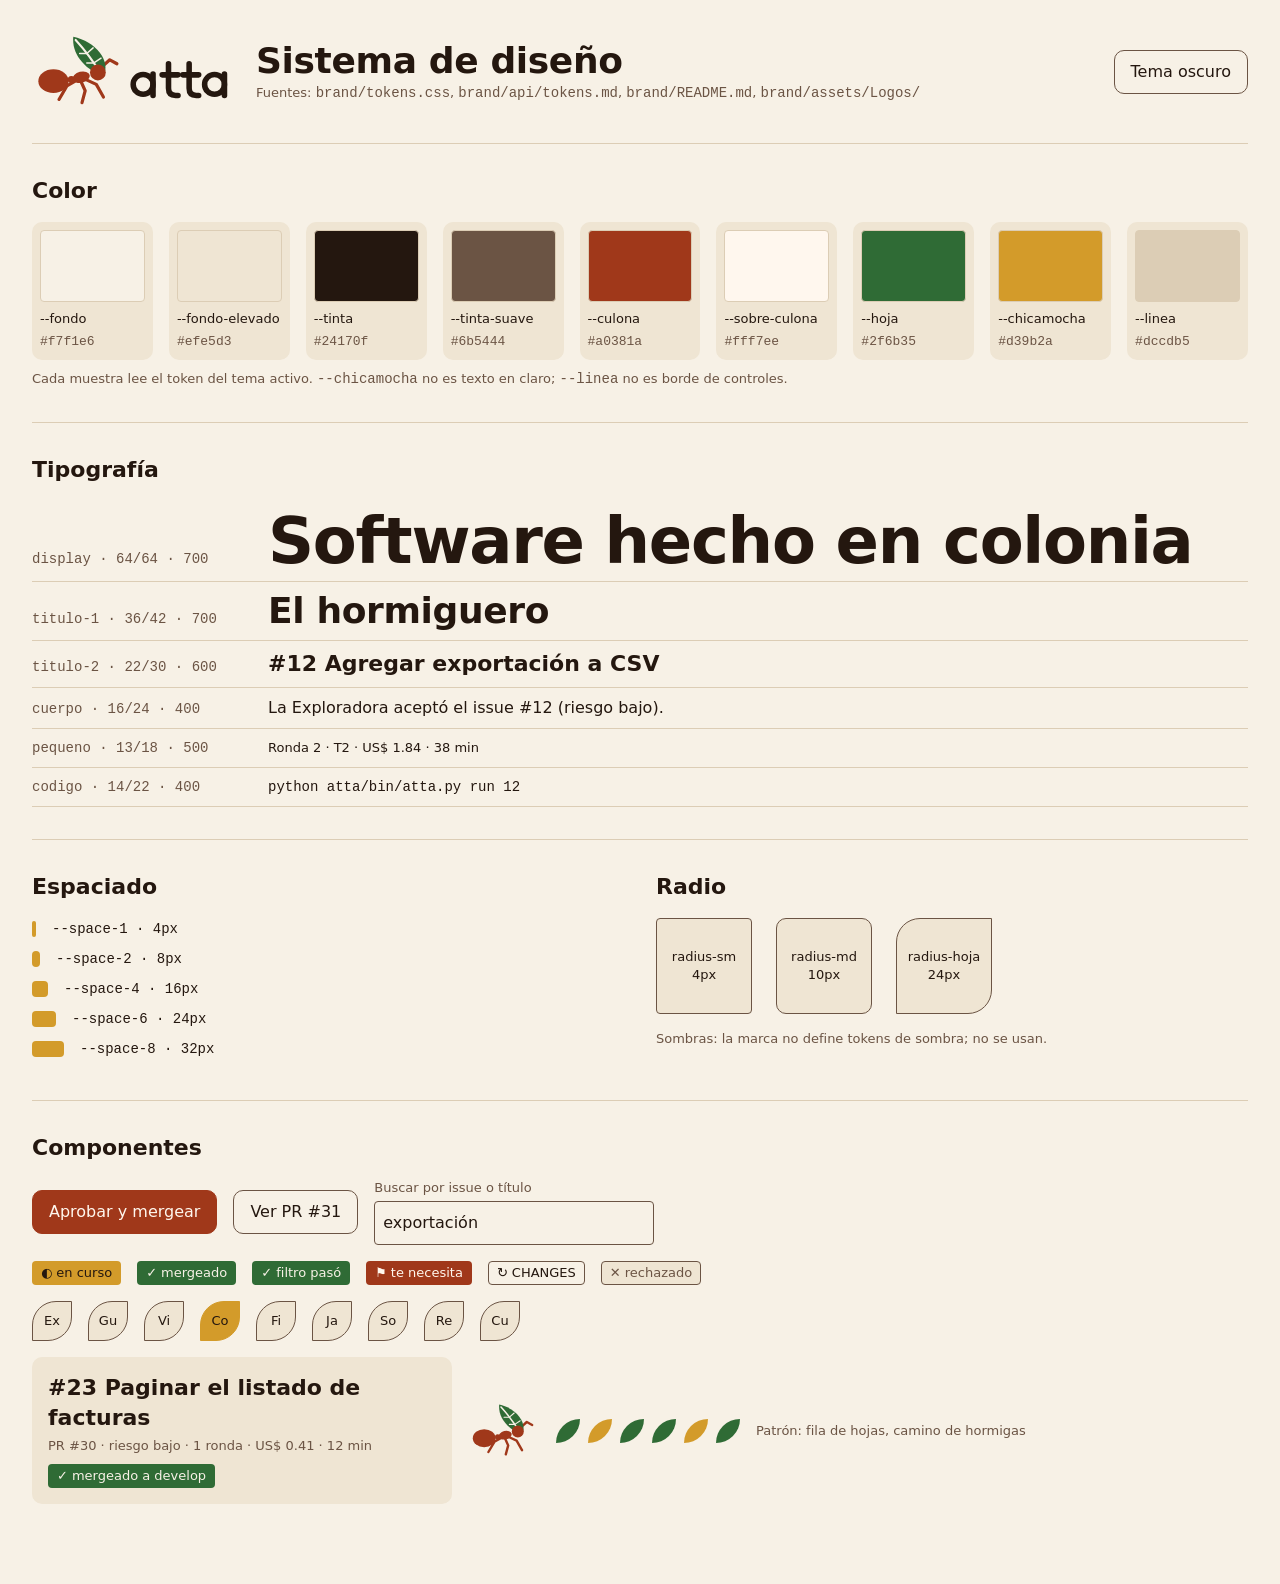
<file: design/system.html>
<!doctype html>
<html lang="es" data-theme="light">
<head>
<meta charset="utf-8">
<meta name="viewport" content="width=device-width, initial-scale=1">
<title>Sistema de diseño · Atta</title>
<style>
/* Tokens copiados de brand/tokens.css (sin URLs externas) */
:root, [data-theme="light"] {
  --fondo: #f7f1e6; --fondo-elevado: #efe5d3; --tinta: #24170f; --tinta-suave: #6b5444;
  --culona: #a0381a; --sobre-culona: #fff7ee; --hoja: #2f6b35; --chicamocha: #d39b2a; --linea: #dccdb5;
}
[data-theme="dark"] {
  --fondo: #17110d; --fondo-elevado: #221913; --tinta: #f4eadb; --tinta-suave: #bba894;
  --culona: #e57a52; --sobre-culona: #1a0f09; --hoja: #7cc283; --linea: #3a2c22;
}
:root {
  --space-1: 4px; --space-2: 8px; --space-4: 16px; --space-6: 24px; --space-8: 32px;
  --radius-sm: 4px; --radius-md: 10px; --radius-hoja: 24px;
  --font-display: "Bricolage Grotesque", system-ui, sans-serif;
  --font-sans: "IBM Plex Sans", system-ui, sans-serif;
  --font-mono: "IBM Plex Mono", ui-monospace, monospace;
  --text-display: 700 64px/64px var(--font-display);
  --text-titulo-1: 700 36px/42px var(--font-display);
  --text-titulo-2: 600 22px/30px var(--font-sans);
  --text-cuerpo: 400 16px/24px var(--font-sans);
  --text-pequeno: 500 13px/18px var(--font-sans);
  --text-codigo: 400 14px/22px var(--font-mono);
  --tinta-oscura: #24170f; /* = --tinta claro: texto sobre chicamocha en ambos temas */
}
* { box-sizing: border-box; }
body { margin: 0; background: var(--fondo); color: var(--tinta); font: var(--text-cuerpo); }
.wrap { max-width: 1440px; margin: 0 auto; padding: var(--space-8); }
header { display: flex; align-items: center; justify-content: space-between; gap: var(--space-6); margin-bottom: var(--space-8); }
.logo { width: 200px; height: auto; display: block; }
h1 { font: var(--text-titulo-1); letter-spacing: -0.01em; margin: 0; }
h2 { font: var(--text-titulo-2); margin: 0 0 var(--space-4); }
p.meta, .meta { font: var(--text-pequeno); color: var(--tinta-suave); margin: 0; }
section { padding: var(--space-8) 0; border-top: 1px solid var(--linea); }
code, .mono { font: var(--text-codigo); }
.grid { display: grid; gap: var(--space-4); }
.sw-grid { grid-template-columns: repeat(9, 1fr); }
.sw { border-radius: var(--radius-md); background: var(--fondo-elevado); padding: var(--space-2); }
.sw i { display: block; height: 72px; border-radius: var(--radius-sm); border: 1px solid var(--linea); margin-bottom: var(--space-2); }
.sw b { font: var(--text-pequeno); display: block; }
.sw span { font: var(--text-pequeno); color: var(--tinta-suave); font-family: var(--font-mono); }
.dark-panel { margin-top: var(--space-4); padding: var(--space-4); border-radius: var(--radius-md); background: var(--fondo); }
.type-row { display: grid; grid-template-columns: 220px 1fr; gap: var(--space-4); align-items: baseline; padding: var(--space-2) 0; border-bottom: 1px solid var(--linea); }
.t-display { font: var(--text-display); letter-spacing: -0.02em; }
.t-t1 { font: var(--text-titulo-1); letter-spacing: -0.01em; }
.t-t2 { font: var(--text-titulo-2); }
.t-cu { font: var(--text-cuerpo); }
.t-pe { font: var(--text-pequeno); }
.t-co { font: var(--text-codigo); }
.two { display: grid; grid-template-columns: 1fr 1fr; gap: var(--space-8); }
.sp { display: flex; align-items: center; gap: var(--space-4); margin-bottom: var(--space-2); }
.sp i { display: block; height: 16px; background: var(--chicamocha); border-radius: var(--radius-sm); }
.rad { display: flex; gap: var(--space-6); }
.rad div { width: 96px; height: 96px; background: var(--fondo-elevado); border: 1px solid var(--tinta-suave); display: grid; place-items: center; font: var(--text-pequeno); text-align: center; }
.row { display: flex; flex-wrap: wrap; gap: var(--space-4); align-items: center; margin-bottom: var(--space-4); }
.btn { font: var(--text-pequeno); font-size: 16px; line-height: 24px; padding: var(--space-2) var(--space-4); border-radius: var(--radius-md); min-height: 44px; cursor: pointer; }
.btn-pri { background: var(--culona); color: var(--sobre-culona); border: 1px solid var(--culona); }
.btn-sec { background: transparent; color: var(--tinta); border: 1px solid var(--tinta-suave); }
:focus-visible { outline: 2px solid var(--tinta); outline-offset: 2px; }
.st { display: inline-flex; align-items: center; gap: var(--space-1); font: var(--text-pequeno); padding: 2px var(--space-2); border-radius: var(--radius-sm); border: 1px solid transparent; }
.st-run { background: var(--chicamocha); color: var(--tinta-oscura); }
.st-ok { background: var(--hoja); color: var(--fondo); }
.st-human { background: var(--culona); color: var(--sobre-culona); }
.st-off { background: var(--fondo-elevado); color: var(--tinta-suave); border-color: var(--tinta-suave); }
.st-retry { background: transparent; color: var(--tinta); border-color: var(--tinta-suave); }
.av { width: 40px; height: 40px; border-radius: var(--radius-hoja) 0; display: inline-grid; place-items: center; font: var(--text-pequeno); background: var(--fondo-elevado); color: var(--tinta); border: 1px solid var(--tinta-suave); }
.av.now { background: var(--chicamocha); color: var(--tinta-oscura); border-color: var(--chicamocha); }
.card { background: var(--fondo-elevado); border-radius: var(--radius-md); padding: var(--space-4); max-width: 420px; }
.card h3 { font: var(--text-titulo-2); margin: 0 0 var(--space-1); }
.input { font: var(--text-cuerpo); padding: var(--space-2); border-radius: var(--radius-sm); border: 1px solid var(--tinta-suave); background: var(--fondo); color: var(--tinta); min-height: 44px; width: 280px; }
.ant { width: 72px; height: 60px; }
.a-leg { fill: none; stroke: var(--culona); stroke-width: 4; stroke-linecap: round; stroke-linejoin: round; }
.a-leaf { fill: var(--hoja); }
.a-vein { fill: none; stroke: var(--fondo); stroke-linecap: round; }
.a-body { fill: var(--culona); }
.a-word { fill: none; stroke: var(--tinta); stroke-width: 7; stroke-linecap: round; stroke-linejoin: round; }
.leafrow { display: flex; gap: var(--space-2); }
.leafrow span { width: 24px; height: 24px; border-radius: var(--radius-hoja) 0; background: var(--hoja); }
.leafrow span:nth-child(3n+2) { background: var(--chicamocha); }
@media (max-width: 900px) {
  .sw-grid { grid-template-columns: repeat(3, 1fr); }
  .two { grid-template-columns: 1fr; }
  .type-row { grid-template-columns: 1fr; }
  .t-display { font-size: 36px; line-height: 42px; }
}
</style>
</head>
<body>
<svg width="0" height="0" style="position:absolute" aria-hidden="true">
  <symbol id="ant" viewBox="0 0 120 100">
    <g class="a-leg"><path d="M56 61 L44 68 L34 85"/><path d="M62 63 L67 74 L63 89"/><path d="M68 60 L81 66 L90 82"/><path d="M88 44 L98 35 L107 40"/></g>
    <path class="a-leaf" d="M90 56 C100 36 80 12 52 6 C50 26 64 46 90 56 Z"/>
    <g class="a-vein"><path d="M87 53 C78 38 66 22 55 10" stroke-width="2.6"/><path d="M78 39 L87 33 M78 39 L69 39 M69 27 L77 20 M69 27 L60 27" stroke-width="1.8"/></g>
    <g class="a-body"><ellipse cx="27" cy="62" rx="19" ry="15"/><circle cx="49.5" cy="60" r="4.5"/><ellipse cx="62" cy="57" rx="11" ry="7" transform="rotate(-14 62 57)"/><circle cx="83" cy="51" r="10"/></g>
  </symbol>
</svg>
<div class="wrap">
<header>
  <div style="display:flex;align-items:center;gap:24px">
    <svg class="logo" viewBox="0 0 252 100" role="img" aria-label="Atta">
      <use href="#ant" width="120" height="100"/>
      <g class="a-word"><circle cx="140" cy="66" r="12.5"/><path d="M152.5 53 L152.5 80"/><path d="M172 40 L172 71 Q172 80 181 80 L184 80"/><path d="M164 54 L184 54"/><path d="M198 40 L198 71 Q198 80 207 80 L210 80"/><path d="M190 54 L210 54"/><circle cx="230" cy="66" r="12.5"/><path d="M242.5 53 L242.5 80"/></g>
    </svg>
    <div><h1>Sistema de diseño</h1><p class="meta">Fuentes: <code>brand/tokens.css</code>, <code>brand/api/tokens.md</code>, <code>brand/README.md</code>, <code>brand/assets/Logos/</code></p></div>
  </div>
  <button class="btn btn-sec" id="theme" aria-pressed="false">Tema oscuro</button>
</header>
<main>
<section aria-labelledby="h-color">
  <h2 id="h-color">Color</h2>
  <div class="grid sw-grid" id="swatches"></div>
  <p class="meta" style="margin-top:8px">Cada muestra lee el token del tema activo. <code>--chicamocha</code> no es texto en claro; <code>--linea</code> no es borde de controles.</p>
</section>
<section aria-labelledby="h-type">
  <h2 id="h-type">Tipografía</h2>
  <div class="type-row"><span class="meta mono">display · 64/64 · 700</span><span class="t-display">Software hecho en colonia</span></div>
  <div class="type-row"><span class="meta mono">titulo-1 · 36/42 · 700</span><span class="t-t1">El hormiguero</span></div>
  <div class="type-row"><span class="meta mono">titulo-2 · 22/30 · 600</span><span class="t-t2">#12 Agregar exportación a CSV</span></div>
  <div class="type-row"><span class="meta mono">cuerpo · 16/24 · 400</span><span class="t-cu">La Exploradora aceptó el issue #12 (riesgo bajo).</span></div>
  <div class="type-row"><span class="meta mono">pequeno · 13/18 · 500</span><span class="t-pe">Ronda 2 · T2 · US$ 1.84 · 38 min</span></div>
  <div class="type-row"><span class="meta mono">codigo · 14/22 · 400</span><span class="t-co">python atta/bin/atta.py run 12</span></div>
</section>
<section class="two" aria-label="Espaciado y radio">
  <div>
    <h2>Espaciado</h2>
    <div class="sp"><i style="width:4px"></i><code>--space-1 · 4px</code></div>
    <div class="sp"><i style="width:8px"></i><code>--space-2 · 8px</code></div>
    <div class="sp"><i style="width:16px"></i><code>--space-4 · 16px</code></div>
    <div class="sp"><i style="width:24px"></i><code>--space-6 · 24px</code></div>
    <div class="sp"><i style="width:32px"></i><code>--space-8 · 32px</code></div>
  </div>
  <div>
    <h2>Radio</h2>
    <div class="rad">
      <div style="border-radius:4px">radius-sm<br>4px</div>
      <div style="border-radius:10px">radius-md<br>10px</div>
      <div style="border-radius:24px 0">radius-hoja<br>24px</div>
    </div>
    <p class="meta" style="margin-top:16px">Sombras: la marca no define tokens de sombra; no se usan.</p>
  </div>
</section>
<section aria-labelledby="h-comp">
  <h2 id="h-comp">Componentes</h2>
  <div class="row">
    <button class="btn btn-pri">Aprobar y mergear</button>
    <button class="btn btn-sec">Ver PR #31</button>
    <label class="meta" for="q" style="display:flex;flex-direction:column;gap:4px">Buscar por issue o título<input class="input" id="q" value="exportación"></label>
  </div>
  <div class="row" aria-label="Estados del pipeline">
    <span class="st st-run"><span aria-hidden="true">◐</span> en curso</span>
    <span class="st st-ok"><span aria-hidden="true">✓</span> mergeado</span>
    <span class="st st-ok"><span aria-hidden="true">✓</span> filtro pasó</span>
    <span class="st st-human"><span aria-hidden="true">⚑</span> te necesita</span>
    <span class="st st-retry"><span aria-hidden="true">↻</span> CHANGES</span>
    <span class="st st-off"><span aria-hidden="true">✕</span> rechazado</span>
  </div>
  <div class="row" aria-label="Avatares de agentes">
    <span class="av" title="Exploradora">Ex</span><span class="av" title="Guía">Gu</span><span class="av" title="Vigía">Vi</span>
    <span class="av now" title="Cortadora, trabajando">Co</span><span class="av" title="Filtro">Fi</span><span class="av" title="Jardinera">Ja</span>
    <span class="av" title="Soldado">So</span><span class="av" title="Reina">Re</span><span class="av" title="Cultivadora">Cu</span>
  </div>
  <div class="row">
    <article class="card">
      <h3>#23 Paginar el listado de facturas</h3>
      <p class="meta">PR #30 · riesgo bajo · 1 ronda · US$ 0.41 · 12 min</p>
      <p style="margin:8px 0 0"><span class="st st-ok"><span aria-hidden="true">✓</span> mergeado a develop</span></p>
    </article>
    <div style="display:flex;align-items:center;gap:16px">
      <svg class="ant" role="img" aria-label="Hormiga de Atta"><use href="#ant"/></svg>
      <div class="leafrow" aria-hidden="true"><span></span><span></span><span></span><span></span><span></span><span></span></div>
      <span class="meta">Patrón: fila de hojas, camino de hormigas</span>
    </div>
  </div>
</section>
</main>
</div>
<script>
const toks = ["fondo","fondo-elevado","tinta","tinta-suave","culona","sobre-culona","hoja","chicamocha","linea"];
const root = document.documentElement;
function paint(){
  const cs = getComputedStyle(root);
  document.getElementById("swatches").innerHTML = toks.map(t =>
    `<div class="sw"><i style="background:var(--${t})"></i><b>--${t}</b><span>${cs.getPropertyValue("--"+t).trim()}</span></div>`).join("");
}
document.getElementById("theme").addEventListener("click", e => {
  const dark = root.dataset.theme !== "dark";
  root.dataset.theme = dark ? "dark" : "light";
  e.currentTarget.setAttribute("aria-pressed", String(dark));
  paint();
});
paint();
</script>
</body>
</html>
</file>
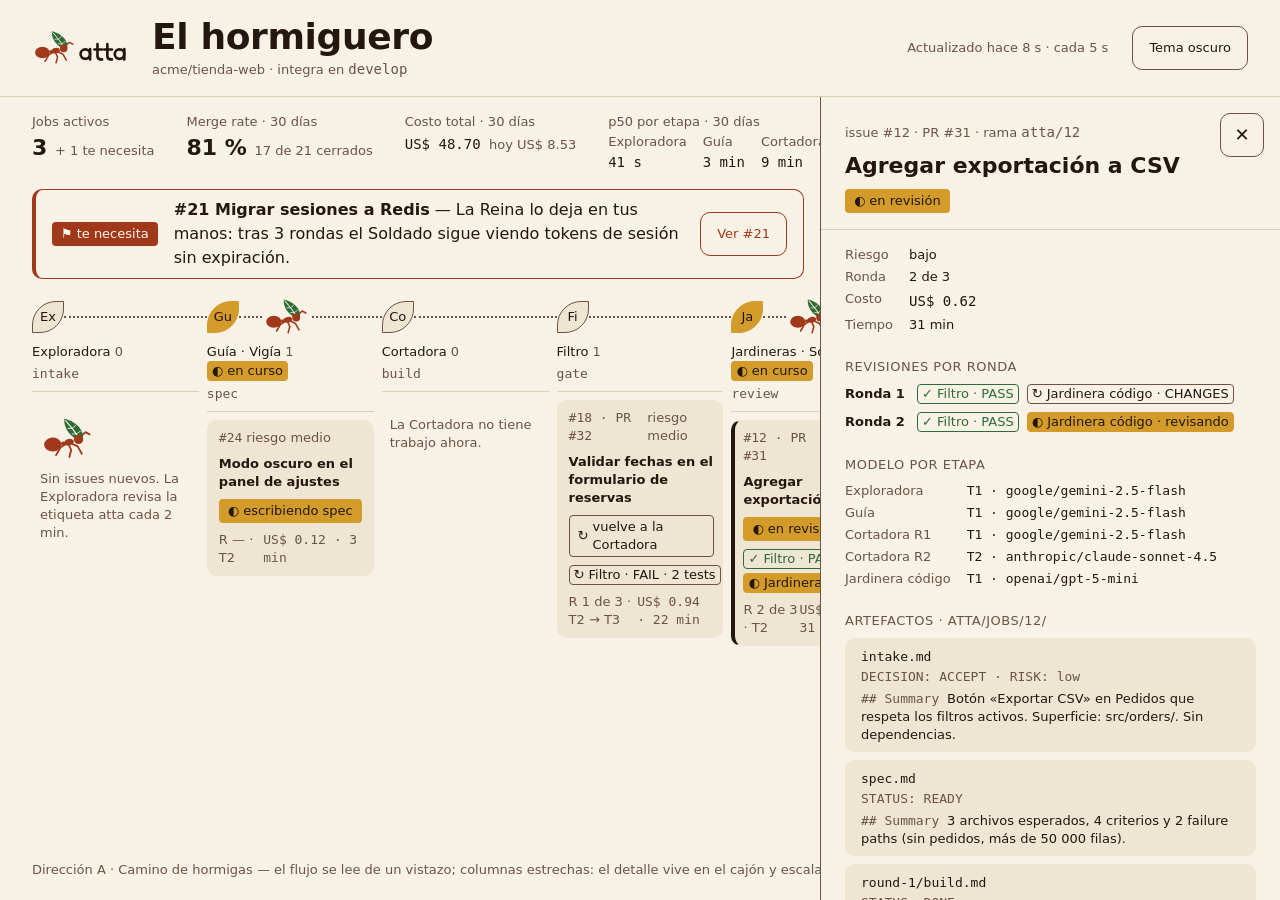
<file: design/hormiguero/01-camino-de-hormigas.html>
<!doctype html>
<html lang="es" data-theme="light">
<head>
<meta charset="utf-8">
<meta name="viewport" content="width=device-width, initial-scale=1">
<title>El hormiguero · A · Camino de hormigas</title>
<style>
/* Tokens de brand/tokens.css (design/system.md). Sin URLs externas. */
:root, [data-theme="light"] {
  --fondo: #f7f1e6; --fondo-elevado: #efe5d3; --tinta: #24170f; --tinta-suave: #6b5444;
  --culona: #a0381a; --sobre-culona: #fff7ee; --hoja: #2f6b35; --chicamocha: #d39b2a; --linea: #dccdb5;
}
[data-theme="dark"] {
  --fondo: #17110d; --fondo-elevado: #221913; --tinta: #f4eadb; --tinta-suave: #bba894;
  --culona: #e57a52; --sobre-culona: #1a0f09; --hoja: #7cc283; --linea: #3a2c22;
}
:root {
  --space-1: 4px; --space-2: 8px; --space-4: 16px; --space-6: 24px; --space-8: 32px;
  --radius-sm: 4px; --radius-md: 10px; --radius-hoja: 24px;
  --font-display: "Bricolage Grotesque", system-ui, sans-serif;
  --font-sans: "IBM Plex Sans", system-ui, sans-serif;
  --font-mono: "IBM Plex Mono", ui-monospace, monospace;
  --text-titulo-1: 700 36px/42px var(--font-display);
  --text-titulo-2: 600 22px/30px var(--font-sans);
  --text-cuerpo: 400 16px/24px var(--font-sans);
  --text-pequeno: 500 13px/18px var(--font-sans);
  --text-codigo: 400 14px/22px var(--font-mono);
  --tinta-oscura: #24170f; /* = --tinta claro; texto sobre chicamocha en ambos temas */
}
* { box-sizing: border-box; }
html, body { height: 100%; }
body { margin: 0; background: var(--fondo); color: var(--tinta); font: var(--text-cuerpo); display: flex; flex-direction: column; min-height: 900px; }
:focus-visible { outline: 2px solid var(--tinta); outline-offset: 2px; }
button { font: inherit; color: inherit; }
code, .mono { font: var(--text-codigo); }
.meta { font: var(--text-pequeno); color: var(--tinta-suave); }
.sr { position: absolute; width: 1px; height: 1px; overflow: hidden; clip: rect(0 0 0 0); white-space: nowrap; }

/* hormiga (silueta de brand/assets/Logos/atta-marca.svg) */
.a-leg { fill: none; stroke: var(--culona); stroke-width: 4; stroke-linecap: round; stroke-linejoin: round; }
.a-leaf { fill: var(--hoja); }
.a-vein { fill: none; stroke: var(--fondo); stroke-linecap: round; }
.a-body { fill: var(--culona); }
.a-word { fill: none; stroke: var(--tinta); stroke-width: 7; stroke-linecap: round; stroke-linejoin: round; }
.walking .a-legs-a { animation: legA .36s steps(2) infinite; transform-origin: 62px 62px; }
.walking .a-legs-b { animation: legA .36s steps(2) infinite reverse; transform-origin: 62px 62px; }
@keyframes legA { from { transform: rotate(-6deg); } to { transform: rotate(6deg); } }

/* encabezado */
header.top { display: flex; align-items: center; gap: var(--space-6); padding: var(--space-4) var(--space-8); border-bottom: 1px solid var(--linea); }
.logo { width: 96px; height: 38px; flex: none; }
header.top h1 { font: var(--text-titulo-1); letter-spacing: -0.01em; margin: 0; font-size: 36px; }
.ctx { display: flex; flex-direction: column; }
.spacer { flex: 1; }
.live { display: inline-flex; align-items: center; gap: var(--space-2); }
.btn { font: var(--text-pequeno); min-height: 44px; padding: var(--space-2) var(--space-4); border-radius: var(--radius-md); border: 1px solid var(--tinta-suave); background: transparent; cursor: pointer; }
.btn[aria-pressed="true"] { background: var(--fondo-elevado); }

/* cifras globales */
.stats { display: flex; align-items: stretch; gap: var(--space-8); padding: var(--space-4) var(--space-8); }
.stat { display: flex; flex-direction: column; gap: 2px; }
.stat b { font: var(--text-titulo-2); }
.stat .mono { font: var(--text-codigo); }
.p50 { display: flex; gap: var(--space-4); flex-wrap: wrap; margin: 0; padding: 0; list-style: none; }
.p50 li { display: flex; flex-direction: column; }
.p50 li span:last-child { font: var(--text-codigo); }

/* aviso: te necesita */
.alert { margin: 0 var(--space-8) var(--space-4); display: flex; align-items: center; gap: var(--space-4); padding: var(--space-2) var(--space-4); border: 1px solid var(--culona); border-left-width: 4px; border-radius: var(--radius-md); }
.alert p { margin: 0; flex: 1; }
.alert .btn { border-color: var(--culona); color: var(--culona); }
/* camino */
.board { display: grid; grid-template-columns: repeat(7, minmax(150px, 1fr)); gap: var(--space-2); flex: 1; padding: 0 var(--space-8) var(--space-6); overflow: auto; }
.col { display: flex; flex-direction: column; min-width: 0; }
.col-head { position: relative; display: flex; flex-direction: column; gap: var(--space-1); padding: 0 0 var(--space-2); }
.path-row { display: flex; align-items: center; height: 44px; }
.dots { flex: 1; border-top: 2px dotted var(--tinta-suave); margin-right: calc(-1 * var(--space-2)); }
.col:last-child .dots { border-top-style: none; }
.col.side .dots { display: none; }
.col-head h2 { font: var(--text-pequeno); font-size: 13px; margin: 0; color: var(--tinta); }
.col-head .count { font: var(--text-pequeno); color: var(--tinta-suave); }
.col-head .tech { font: var(--text-pequeno); color: var(--tinta-suave); font-family: var(--font-mono); }
.av { width: 32px; height: 32px; flex: none; border-radius: var(--radius-hoja) 0; display: inline-grid; place-items: center; font: var(--text-pequeno); background: var(--fondo-elevado); color: var(--tinta); border: 1px solid var(--tinta-suave); position: relative; z-index: 1; }
.av.now { background: var(--chicamocha); color: var(--tinta-oscura); border-color: var(--chicamocha); }
.av.out { border-style: dashed; }
.col-ant { position: absolute; left: 56px; top: 2px; width: 48px; height: 40px; background: var(--fondo); z-index: 1; }
.col-body { flex: 1; display: flex; flex-direction: column; gap: var(--space-2); padding: var(--space-2) 0; border-top: 1px solid var(--linea); }
.col.side .col-body { border-top-style: dashed; }

.card { text-align: left; width: 100%; display: flex; flex-direction: column; gap: var(--space-2); padding: var(--space-2) var(--space-2) var(--space-2); background: var(--fondo-elevado); border: 1px solid transparent; border-left: 4px solid transparent; border-radius: var(--radius-md); cursor: pointer; }
.card:hover { border-color: var(--tinta-suave); }
.card[aria-expanded="true"] { border-left-color: var(--tinta); }
.card .row1 { display: flex; justify-content: space-between; gap: var(--space-1); font: var(--text-pequeno); }
.card .row1 .mono { font: var(--text-pequeno); font-family: var(--font-mono); color: var(--tinta-suave); }
.card h3 { font: var(--text-pequeno); font-size: 13px; color: var(--tinta); margin: 0; font-weight: 600; }
.card .foot { display: flex; justify-content: space-between; font: var(--text-pequeno); color: var(--tinta-suave); }
.card .revs { display: flex; flex-wrap: wrap; gap: var(--space-1); }

.st { display: inline-flex; align-items: center; gap: var(--space-1); font: var(--text-pequeno); padding: 2px var(--space-2); border-radius: var(--radius-sm); border: 1px solid transparent; width: fit-content; }
.st-run { background: var(--chicamocha); color: var(--tinta-oscura); }
.st-ok { background: var(--hoja); color: var(--fondo); }
.st-human { background: var(--culona); color: var(--sobre-culona); }
.st-off { background: var(--fondo); color: var(--tinta-suave); border-color: var(--tinta-suave); }
.st-retry { background: transparent; color: var(--tinta); border-color: var(--tinta-suave); }
.chip { font: var(--text-pequeno); padding: 0 var(--space-1); border-radius: var(--radius-sm); border: 1px solid var(--tinta-suave); color: var(--tinta); white-space: nowrap; }
.chip.ok { border-color: var(--hoja); color: var(--hoja); }
.chip.run { background: var(--chicamocha); border-color: var(--chicamocha); color: var(--tinta-oscura); }

.empty { display: flex; flex-direction: column; align-items: flex-start; gap: var(--space-2); padding: var(--space-4) var(--space-2); color: var(--tinta-suave); font: var(--text-pequeno); }
.empty svg { width: 56px; height: 46px; }

/* cajón de detalle */
.drawer-open .alert { margin-right: calc(460px + var(--space-4)); }
.drawer { position: fixed; top: var(--hdr, 97px); right: 0; bottom: 0; width: 460px; max-width: 100vw; background: var(--fondo); border-left: 1px solid var(--tinta-suave); display: flex; flex-direction: column; z-index: 10; }
.drawer[hidden] { display: none; }
.d-head { padding: var(--space-6) var(--space-6) var(--space-4); border-bottom: 1px solid var(--linea); display: flex; flex-direction: column; gap: var(--space-2); }
.d-head h2 { font: var(--text-titulo-2); margin: 0; }
.d-close { position: absolute; top: var(--space-4); right: var(--space-4); width: 44px; height: 44px; border-radius: var(--radius-md); border: 1px solid var(--tinta-suave); background: transparent; cursor: pointer; font-size: 18px; }
.d-body { overflow: auto; padding: var(--space-4) var(--space-6) var(--space-6); display: flex; flex-direction: column; gap: var(--space-6); }
.d-body h3 { font: var(--text-pequeno); color: var(--tinta-suave); text-transform: uppercase; letter-spacing: .04em; margin: 0 0 var(--space-2); }
dl.facts { display: grid; grid-template-columns: auto 1fr; gap: var(--space-1) var(--space-4); margin: 0; font: var(--text-pequeno); }
dl.facts dt { color: var(--tinta-suave); }
dl.facts dd { margin: 0; }
.rounds { display: flex; flex-direction: column; gap: var(--space-2); margin: 0; padding: 0; list-style: none; }
.rounds li { display: flex; gap: var(--space-2); align-items: baseline; flex-wrap: wrap; font: var(--text-pequeno); }
.rounds li > b { width: 64px; flex: none; }
.arts { list-style: none; margin: 0; padding: 0; display: flex; flex-direction: column; gap: var(--space-2); }
.art { background: var(--fondo-elevado); border-radius: var(--radius-md); padding: var(--space-2) var(--space-4); }
.art .path { font: var(--text-codigo); font-size: 13px; display: flex; justify-content: space-between; gap: var(--space-2); }
.art .first { font: var(--text-pequeno); font-family: var(--font-mono); color: var(--tinta-suave); }
.art .sum { font: var(--text-pequeno); margin: var(--space-1) 0 0; }
.art .sum::before { content: "## Summary  "; font-family: var(--font-mono); color: var(--tinta-suave); }
.art.loading { display: flex; gap: var(--space-2); align-items: center; }
.loader { width: 120px; height: 28px; position: relative; overflow: hidden; border-bottom: 2px dotted var(--tinta-suave); flex: none; }
.loader svg { position: absolute; bottom: 0; width: 34px; height: 28px; animation: walk 2.4s linear infinite; }
@keyframes walk { from { transform: translateX(-34px); } to { transform: translateX(120px); } }
.human-box { border: 1px solid var(--culona); border-radius: var(--radius-md); padding: var(--space-4); }
.human-box p { margin: 0 0 var(--space-2); }
.btn-pri { background: var(--culona); color: var(--sobre-culona); border-color: var(--culona); }

.tradeoff { position: fixed; left: var(--space-8); bottom: var(--space-2); font: var(--text-pequeno); color: var(--tinta-suave); }

@media (prefers-reduced-motion: reduce) {
  .walking .a-legs-a, .walking .a-legs-b, .loader svg { animation: none; }
  .loader svg { transform: translateX(43px); }
}
@media (max-width: 900px) {
  header.top { flex-wrap: wrap; padding: var(--space-4); }
  header.top h1 { font: var(--text-titulo-2); }
  .stats { flex-wrap: wrap; gap: var(--space-4); padding: var(--space-4); }
  .alert { margin: 0 var(--space-4) var(--space-4); flex-wrap: wrap; }
  .board { grid-template-columns: repeat(7, 78vw); scroll-snap-type: x mandatory; padding: 0 var(--space-4) var(--space-6); }
  .col { scroll-snap-align: start; }
  .swipe { display: block !important; padding: 0 var(--space-4) var(--space-2); }
  .drawer { width: 100vw; }
  .tradeoff { position: static; padding: var(--space-4); }
}
.swipe { display: none; }
</style>
</head>
<body>
<header class="top">
  <svg class="logo" viewBox="0 0 252 100" role="img" aria-label="Atta">
    <g class="a-leg"><path d="M56 61 L44 68 L34 85"/><path d="M62 63 L67 74 L63 89"/><path d="M68 60 L81 66 L90 82"/><path d="M88 44 L98 35 L107 40"/></g>
    <path class="a-leaf" d="M90 56 C100 36 80 12 52 6 C50 26 64 46 90 56 Z"/>
    <g class="a-vein"><path d="M87 53 C78 38 66 22 55 10" stroke-width="2.6"/><path d="M78 39 L87 33 M78 39 L69 39 M69 27 L77 20 M69 27 L60 27" stroke-width="1.8"/></g>
    <g class="a-body"><ellipse cx="27" cy="62" rx="19" ry="15"/><circle cx="49.5" cy="60" r="4.5"/><ellipse cx="62" cy="57" rx="11" ry="7" transform="rotate(-14 62 57)"/><circle cx="83" cy="51" r="10"/></g>
    <g class="a-word"><circle cx="140" cy="66" r="12.5"/><path d="M152.5 53 L152.5 80"/><path d="M172 40 L172 71 Q172 80 181 80 L184 80"/><path d="M164 54 L184 54"/><path d="M198 40 L198 71 Q198 80 207 80 L210 80"/><path d="M190 54 L210 54"/><circle cx="230" cy="66" r="12.5"/><path d="M242.5 53 L242.5 80"/></g>
  </svg>
  <div class="ctx">
    <h1>El hormiguero</h1>
    <span class="meta">acme/tienda-web · integra en <code>develop</code></span>
  </div>
  <div class="spacer"></div>
  <span class="meta live" role="status">Actualizado hace 8 s · cada 5 s</span>
  <button class="btn" id="theme" aria-pressed="false">Tema oscuro</button>
</header>

<section class="stats" aria-label="Cifras de la colonia">
  <div class="stat"><span class="meta">Jobs activos</span><b>3 <span class="meta">+ 1 te necesita</span></b></div>
  <div class="stat"><span class="meta">Merge rate · 30 días</span><b>81 % <span class="meta">17 de 21 cerrados</span></b></div>
  <div class="stat"><span class="meta">Costo total · 30 días</span><b class="mono">US$ 48.70 <span class="meta">hoy US$ 8.53</span></b></div>
  <div class="stat"><span class="meta">p50 por etapa · 30 días</span>
    <ul class="p50">
      <li><span class="meta">Exploradora</span><span>41 s</span></li>
      <li><span class="meta">Guía</span><span>3 min</span></li>
      <li><span class="meta">Cortadora</span><span>9 min</span></li>
      <li><span class="meta">Filtro</span><span>1 min 52 s</span></li>
      <li><span class="meta">Jardineras</span><span>4 min</span></li>
      <li><span class="meta">Reina</span><span>6 s</span></li>
    </ul>
  </div>
</section>

<div class="alert" role="region" aria-label="Necesita humano">
  <span class="st st-human"><span aria-hidden="true">⚑</span> te necesita</span>
  <p><b>#21 Migrar sesiones a Redis</b> — La Reina lo deja en tus manos: tras 3 rondas el Soldado sigue viendo tokens de sesión sin expiración.</p>
  <button class="btn" data-open="21">Ver #21</button>
</div>
<p class="meta swipe">Desliza para recorrer las 7 columnas →</p>
<main class="board" id="board" aria-label="Camino de hormigas: jobs por etapa"></main>

<aside class="drawer" id="drawer" role="dialog" aria-modal="false" aria-labelledby="d-title" hidden></aside>

<p class="tradeoff">Dirección A · Camino de hormigas — el flujo se lee de un vistazo; columnas estrechas: el detalle vive en el cajón y escala mal con más de ~20 jobs.</p>

<script>
const ANT = (cls = "", label = "") => `<svg viewBox="0 0 120 100" class="${cls}" ${label ? `role="img" aria-label="${label}"` : 'aria-hidden="true"'}>
  <g class="a-leg a-legs-a"><path d="M56 61 L44 68 L34 85"/><path d="M68 60 L81 66 L90 82"/></g>
  <g class="a-leg a-legs-b"><path d="M62 63 L67 74 L63 89"/></g>
  <g class="a-leg"><path d="M88 44 L98 35 L107 40"/></g>
  <path class="a-leaf" d="M90 56 C100 36 80 12 52 6 C50 26 64 46 90 56 Z"/>
  <g class="a-vein"><path d="M87 53 C78 38 66 22 55 10" stroke-width="2.6"/><path d="M78 39 L87 33 M78 39 L69 39 M69 27 L77 20 M69 27 L60 27" stroke-width="1.8"/></g>
  <g class="a-body"><ellipse cx="27" cy="62" rx="19" ry="15"/><circle cx="49.5" cy="60" r="4.5"/><ellipse cx="62" cy="57" rx="11" ry="7" transform="rotate(-14 62 57)"/><circle cx="83" cy="51" r="10"/></g></svg>`;

const ICON = { run: "◐", ok: "✓", human: "⚑", off: "✕", retry: "↻" };
const STAGES = [
  { key: "intake", role: "Exploradora", av: "Ex", tech: "intake", empty: "Sin issues nuevos. La Exploradora revisa la etiqueta atta cada 2 min.", ant: true },
  { key: "spec", role: "Guía · Vigía", av: "Gu", tech: "spec" },
  { key: "build", role: "Cortadora", av: "Co", tech: "build", empty: "La Cortadora no tiene trabajo ahora." },
  { key: "gate", role: "Filtro", av: "Fi", tech: "gate" },
  { key: "review", role: "Jardineras · Soldado", av: "Ja", tech: "review" },
  { key: "approve", role: "Reina", av: "Re", tech: "approve", empty: "Nada por aprobar." },
  { key: "closed", role: "Cerrados hoy", av: "✓", tech: "merged · rejected", side: true }
];
const JOBS = [
  { id: 12, title: "Agregar exportación a CSV", pr: 31, col: "review", state: "run", label: "en revisión", round: "2 de 3", risk: "bajo", tier: "T2", cost: "0.62", time: "31 min", branch: "atta/12",
    models: [["Exploradora", "T1", "google/gemini-2.5-flash"], ["Guía", "T1", "google/gemini-2.5-flash"], ["Cortadora R1", "T1", "google/gemini-2.5-flash"], ["Cortadora R2", "T2", "anthropic/claude-sonnet-4.5"], ["Jardinera código", "T1", "openai/gpt-5-mini"]],
    rounds: [[["Filtro", "ok", "PASS"], ["Jardinera código", "retry", "CHANGES"]], [["Filtro", "ok", "PASS"], ["Jardinera código", "run", "revisando"]]],
    arts: [
      ["intake.md", "DECISION: ACCEPT · RISK: low", "Botón «Exportar CSV» en Pedidos que respeta los filtros activos. Superficie: src/orders/. Sin dependencias."],
      ["spec.md", "STATUS: READY", "3 archivos esperados, 4 criterios y 2 failure paths (sin pedidos, más de 50 000 filas)."],
      ["round-1/build.md", "STATUS: DONE", "Exportador por lotes de 500 filas; 3 commits en atta/12."],
      ["round-1/checks.md", "GATE: PASS · COMMIT: 3f9a2c1", "42 tests en 18 s; lint y build limpios."],
      ["round-1/review-code.md", "VERDICT: CHANGES", "Los nombres de cliente con comillas dobles rompen el CSV. PREVENTION: probar campos con comillas, comas y saltos de línea."],
      ["round-2/build.md", "STATUS: DONE", "Escapado RFC 4180 y 2 tests nuevos; 1 commit."],
      ["round-2/checks.md", "GATE: PASS · COMMIT: 8b41d0e", "El Filtro pasó: 44 tests en 19 s."],
      ["round-2/review-code.md", null, "La Jardinera de código está leyendo el diff · 1 min 10 s"]
    ] },
  { id: 24, title: "Modo oscuro en el panel de ajustes", pr: null, col: "spec", state: "run", label: "escribiendo spec", round: "—", risk: "medio", tier: "T2", cost: "0.12", time: "3 min", branch: "atta/24",
    models: [["Exploradora", "T1", "google/gemini-2.5-flash"], ["Guía", "T2", "anthropic/claude-sonnet-4.5"]],
    rounds: [], arts: [["intake.md", "DECISION: ACCEPT · RISK: medium", "Toggle de tema en Ajustes con persistencia por usuario. Superficies: ui, settings."], ["spec.md", null, "La Guía está escribiendo el spec · 3 min"]] },
  { id: 18, title: "Validar fechas en el formulario de reservas", pr: 32, col: "gate", state: "retry", label: "vuelve a la Cortadora", round: "1 de 3", risk: "medio", tier: "T2 → T3", cost: "0.94", time: "22 min", branch: "atta/18",
    models: [["Exploradora", "T1", "google/gemini-2.5-flash"], ["Guía", "T2", "anthropic/claude-sonnet-4.5"], ["Vigía", "T2", "openai/gpt-5"], ["Cortadora R1", "T2", "anthropic/claude-sonnet-4.5"], ["Cortadora R2", "T3", "anthropic/claude-opus-4.1"]],
    rounds: [[["Filtro", "retry", "FAIL · 2 tests"]]],
    note: "La Cortadora retoma en la ronda 2 y sube a T3.",
    arts: [["intake.md", "DECISION: ACCEPT · RISK: medium", "Rechazar fechas pasadas y rangos invertidos en reservas."], ["spec.md", "STATUS: READY", "2 archivos, 5 criterios."], ["spec-review.md", "VERDICT: READY", "El spec coincide con booking/validators.ts."], ["round-1/build.md", "STATUS: DONE", "Validador nuevo y mensajes de error; 2 commits."], ["round-1/checks.md", "GATE: FAIL · COMMIT: c07e5a9", "El Filtro no pasó: 2 tests fallan (zona horaria en test_range_end, test_past_date)."]] },
  { id: 21, title: "Migrar sesiones a Redis", pr: 29, col: "human", state: "human", label: "te necesita", round: "3 de 3", risk: "alto", tier: "T3", cost: "6.42", time: "2 h 14 min", branch: "atta/21",
    models: [["Cortadora R3", "T3", "anthropic/claude-opus-4.1"], ["Soldado", "T3", "openai/gpt-5"], ["Reina", "T3", "openai/gpt-5"]],
    rounds: [[["Filtro", "ok", "PASS"], ["Jardinera código", "retry", "CHANGES"], ["Soldado", "retry", "CHANGES"]], [["Filtro", "retry", "FAIL"]], [["Filtro", "ok", "PASS"], ["Jardineras 4R", "ok", "PASS"], ["Soldado", "retry", "CHANGES"]]],
    human: "La Reina lo deja en tus manos: tras 3 rondas el Soldado sigue viendo tokens de sesión sin expiración en Redis.",
    arts: [["round-3/review-security.md", "VERDICT: CHANGES", "Las claves session:* no llevan TTL. PREVENTION: regla ast-grep para SET sin EX en módulos de sesión."], ["decision.md", "ESCALATE", "Riesgo alto y hallazgo de seguridad abierto tras max_rounds."]] },
  { id: 23, title: "Paginar el listado de facturas", pr: 30, col: "closed", state: "ok", label: "mergeado a develop", round: "1 de 3", risk: "bajo", tier: "T1", cost: "0.41", time: "12 min", branch: "atta/23",
    models: [["Cortadora R1", "T1", "google/gemini-2.5-flash"], ["Jardinera código", "T1", "openai/gpt-5-mini"], ["Reina", "—", "regla determinista"]],
    rounds: [[["Filtro", "ok", "PASS"], ["Jardinera código", "ok", "PASS"]]],
    arts: [["decision.md", "APPROVE", "Riesgo bajo, Filtro y revisión en PASS, 84 líneas: la Reina aprueba por regla. Merge a develop."]] },
  { id: 15, title: "Minar criptomonedas con el runner de CI", pr: null, col: "closed", state: "off", label: "rechazado", round: "—", risk: "alto", tier: "T1", cost: "0.02", time: "38 s", branch: "—",
    models: [["Exploradora", "T1", "google/gemini-2.5-flash"]], rounds: [],
    arts: [["intake.md", "DECISION: REJECT · RISK: high", "La Exploradora rechazó el issue #15: pide un minero de criptomonedas."]] }
];

const board = document.getElementById("board");
function chip(r) { const cls = r[1] === "ok" ? "ok" : r[1] === "run" ? "run" : ""; return `<span class="chip ${cls}">${ICON[r[1]]} ${r[0]} · ${r[2]}</span>`; }
function card(j) {
  const last = j.rounds.length ? j.rounds[j.rounds.length - 1] : [];
  return `<button class="card" data-id="${j.id}" aria-expanded="false" aria-controls="drawer">
    <span class="row1"><span class="mono">#${j.id}${j.pr ? " · PR #" + j.pr : ""}</span><span class="meta">riesgo ${j.risk}</span></span>
    <h3>${j.title}</h3>
    <span class="st st-${j.state}"><span aria-hidden="true">${ICON[j.state]}</span> ${j.label}</span>
    ${last.length ? `<span class="revs" aria-label="Ronda ${j.rounds.length}">${last.map(chip).join("")}</span>` : ""}
    <span class="foot"><span>R ${j.round} · ${j.tier}</span><span class="mono" style="font:var(--text-pequeno);font-family:var(--font-mono)">US$ ${j.cost} · ${j.time}</span></span>
  </button>`;
}
board.innerHTML = STAGES.map(s => {
  const jobs = JOBS.filter(j => j.col === s.key);
  const busy = jobs.some(j => j.state === "run");
  return `<section class="col ${s.side ? "side" : ""}" aria-labelledby="h-${s.key}">
    <div class="col-head">
      <div class="path-row"><span class="av ${busy ? "now" : ""} ${s.side ? "out" : ""}" aria-hidden="true">${s.av}</span><span class="dots"></span></div>
      ${busy ? `<span class="col-ant walking">${ANT("", s.role + " trabajando ahora")}</span>` : ""}
      <h2 id="h-${s.key}">${s.role} <span class="count">${jobs.length}</span>${busy ? ' <span class="st st-run" style="padding:0 4px"><span aria-hidden="true">◐</span> en curso</span>' : ""}</h2><span class="tech">${s.tech}</span>
    </div>
    <div class="col-body">
      ${jobs.length ? jobs.map(card).join("") : `<div class="empty">${s.ant ? ANT("", "") : ""}<span>${s.empty || "Sin jobs."}</span></div>`}
    </div></section>`;
}).join("");

const drawer = document.getElementById("drawer");
let opener = null;
function openJob(id, trigger) {
  const j = JOBS.find(x => x.id === id);
  document.querySelectorAll(".card").forEach(c => c.setAttribute("aria-expanded", String(+c.dataset.id === id)));
  drawer.innerHTML = `
    <button class="d-close" id="d-close" aria-label="Cerrar detalle">✕</button>
    <div class="d-head">
      <span class="meta mono">issue #${j.id}${j.pr ? ` · PR #${j.pr}` : ""} · rama <code>${j.branch}</code></span>
      <h2 id="d-title">${j.title}</h2>
      <span class="st st-${j.state}"><span aria-hidden="true">${ICON[j.state]}</span> ${j.label}</span>
    </div>
    <div class="d-body">
      ${j.human ? `<div class="human-box"><p><b>⚑ ${j.human}</b></p><div style="display:flex;gap:8px;flex-wrap:wrap"><button class="btn btn-pri">Abrir PR #${j.pr}</button><button class="btn">Dar feedback a la Cortadora</button></div><p class="meta" style="margin-top:8px">Tu feedback no reinicia el tope: quedan 0 de 6 rondas totales.</p></div>` : ""}
      <dl class="facts"><dt>Riesgo</dt><dd>${j.risk}</dd><dt>Ronda</dt><dd>${j.round}</dd><dt>Costo</dt><dd class="mono">US$ ${j.cost}</dd><dt>Tiempo</dt><dd>${j.time}</dd></dl>
      ${j.note ? `<p class="meta" style="margin:0">↻ ${j.note}</p>` : ""}
      ${j.rounds.length ? `<div><h3>Revisiones por ronda</h3><ol class="rounds">${j.rounds.map((r, i) => `<li><b>Ronda ${i + 1}</b>${r.map(chip).join("")}</li>`).join("")}</ol></div>` : ""}
      <div><h3>Modelo por etapa</h3><dl class="facts">${j.models.map(m => `<dt>${m[0]}</dt><dd><span class="mono" style="font:var(--text-pequeno);font-family:var(--font-mono)">${m[1]} · ${m[2]}</span></dd>`).join("")}</dl></div>
      <div><h3>Artefactos · atta/jobs/${j.id}/</h3><ul class="arts">${j.arts.map(a => a[1] === null
        ? `<li class="art loading" role="status"><span class="loader">${ANT("walking")}</span><span><span class="path">${a[0]}</span><span class="meta">${a[2]}</span></span></li>`
        : `<li class="art"><div class="path"><span>${a[0]}</span></div><div class="first">${a[1]}</div><p class="sum">${a[2]}</p></li>`).join("")}</ul></div>
    </div>`;
  drawer.hidden = false;
  document.body.classList.add("drawer-open");
  document.documentElement.style.setProperty("--hdr", document.querySelector("header.top").offsetHeight + "px");
  opener = trigger || null;
  document.getElementById("d-close").addEventListener("click", closeDrawer);
  if (trigger) document.getElementById("d-close").focus();
}
function closeDrawer() {
  drawer.hidden = true;
  document.body.classList.remove("drawer-open");
  document.querySelectorAll(".card").forEach(c => c.setAttribute("aria-expanded", "false"));
  if (opener) opener.focus();
}
board.addEventListener("click", e => { const c = e.target.closest(".card"); if (c) openJob(+c.dataset.id, c); });
document.querySelector("[data-open]").addEventListener("click", e => openJob(21, e.currentTarget));
document.addEventListener("keydown", e => { if (e.key === "Escape" && !drawer.hidden) closeDrawer(); });
document.getElementById("theme").addEventListener("click", e => {
  const dark = document.documentElement.dataset.theme !== "dark";
  document.documentElement.dataset.theme = dark ? "dark" : "light";
  e.currentTarget.setAttribute("aria-pressed", String(dark));
});
openJob(12);
</script>
</body>
</html>
</file>
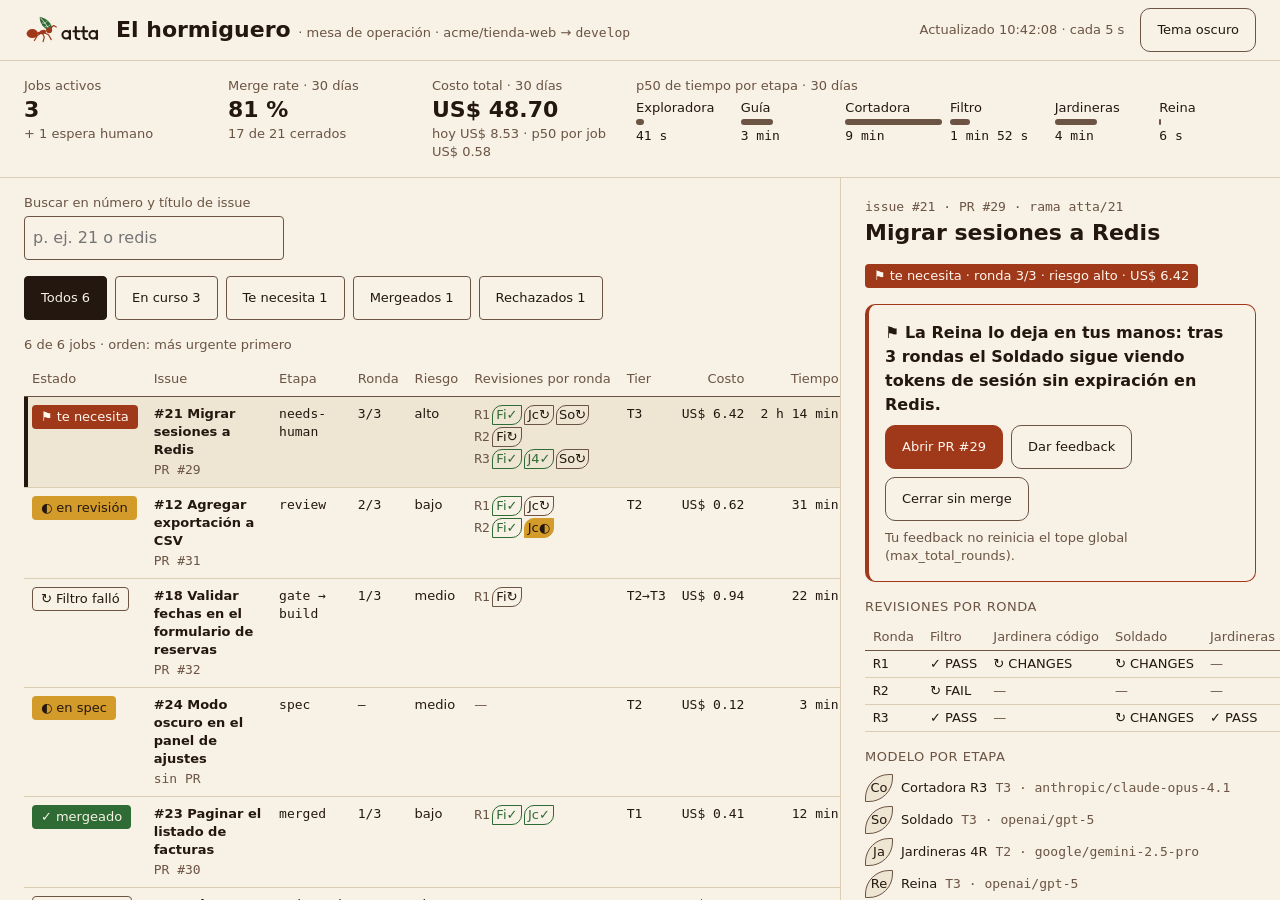
<file: design/hormiguero/02-mesa-de-operacion.html>
<!doctype html>
<html lang="es" data-theme="light">
<head>
<meta charset="utf-8">
<meta name="viewport" content="width=device-width, initial-scale=1">
<title>El hormiguero · B · Mesa de operación</title>
<style>
/* Tokens de brand/tokens.css (design/system.md). Sin URLs externas. */
:root, [data-theme="light"] {
  --fondo: #f7f1e6; --fondo-elevado: #efe5d3; --tinta: #24170f; --tinta-suave: #6b5444;
  --culona: #a0381a; --sobre-culona: #fff7ee; --hoja: #2f6b35; --chicamocha: #d39b2a; --linea: #dccdb5;
}
[data-theme="dark"] {
  --fondo: #17110d; --fondo-elevado: #221913; --tinta: #f4eadb; --tinta-suave: #bba894;
  --culona: #e57a52; --sobre-culona: #1a0f09; --hoja: #7cc283; --linea: #3a2c22;
}
:root {
  --space-1: 4px; --space-2: 8px; --space-4: 16px; --space-6: 24px; --space-8: 32px;
  --radius-sm: 4px; --radius-md: 10px; --radius-hoja: 24px;
  --font-display: "Bricolage Grotesque", system-ui, sans-serif;
  --font-sans: "IBM Plex Sans", system-ui, sans-serif;
  --font-mono: "IBM Plex Mono", ui-monospace, monospace;
  --text-titulo-1: 700 36px/42px var(--font-display);
  --text-titulo-2: 600 22px/30px var(--font-sans);
  --text-cuerpo: 400 16px/24px var(--font-sans);
  --text-pequeno: 500 13px/18px var(--font-sans);
  --text-codigo: 400 14px/22px var(--font-mono);
  --tinta-oscura: #24170f; /* = --tinta claro; texto sobre chicamocha en ambos temas */
}
* { box-sizing: border-box; }
body { margin: 0; background: var(--fondo); color: var(--tinta); font: var(--text-cuerpo); }
:focus-visible { outline: 2px solid var(--tinta); outline-offset: 2px; }
button, input { font: inherit; color: inherit; }
.meta { font: var(--text-pequeno); color: var(--tinta-suave); }
.mono { font-family: var(--font-mono); }
.sr { position: absolute; left: -9999px; }
.num { font: var(--text-pequeno); font-family: var(--font-mono); text-align: right; font-variant-numeric: tabular-nums; white-space: nowrap; }

.a-leg { fill: none; stroke: var(--culona); stroke-width: 4; stroke-linecap: round; stroke-linejoin: round; }
.a-leaf { fill: var(--hoja); }
.a-vein { fill: none; stroke: var(--fondo); stroke-linecap: round; }
.a-body { fill: var(--culona); }
.a-word { fill: none; stroke: var(--tinta); stroke-width: 7; stroke-linecap: round; stroke-linejoin: round; }
.walking .a-legs-a { animation: leg .36s steps(2) infinite; transform-origin: 62px 62px; }
.walking .a-legs-b { animation: leg .36s steps(2) infinite reverse; transform-origin: 62px 62px; }
@keyframes leg { from { transform: rotate(-6deg); } to { transform: rotate(6deg); } }

.app { display: grid; grid-template-columns: 1fr 440px; grid-template-rows: auto auto 1fr; height: 900px; }
header.top { grid-column: 1 / -1; display: flex; align-items: center; gap: var(--space-4); padding: var(--space-2) var(--space-6); border-bottom: 1px solid var(--linea); }
.logo { width: 76px; height: 30px; }
header.top h1 { font: var(--text-titulo-2); margin: 0; }
.spacer { flex: 1; }
.btn { font: var(--text-pequeno); min-height: 44px; padding: var(--space-2) var(--space-4); border-radius: var(--radius-md); border: 1px solid var(--tinta-suave); background: transparent; cursor: pointer; }
.btn[aria-pressed="true"] { background: var(--fondo-elevado); }
.btn-pri { background: var(--culona); color: var(--sobre-culona); border-color: var(--culona); }

.stats { grid-column: 1 / -1; display: grid; grid-template-columns: repeat(3, 180px) 1fr; gap: var(--space-6); padding: var(--space-4) var(--space-6); border-bottom: 1px solid var(--linea); align-items: start; }
.stat { display: flex; flex-direction: column; }
.stat b { font: var(--text-titulo-2); font-variant-numeric: tabular-nums; }
.p50 { display: grid; grid-template-columns: repeat(6, 1fr); gap: var(--space-2); list-style: none; margin: var(--space-1) 0 0; padding: 0; }
.p50 li { display: flex; flex-direction: column; gap: 2px; font: var(--text-pequeno); }
.p50 .bar { height: 6px; background: var(--tinta-suave); border-radius: var(--radius-sm); }
.p50 .v { font-family: var(--font-mono); }

.list { overflow: auto; padding: var(--space-4) var(--space-6); min-width: 0; }
.toolbar { display: flex; align-items: flex-end; gap: var(--space-4); flex-wrap: wrap; margin-bottom: var(--space-4); }
.toolbar label { display: flex; flex-direction: column; gap: var(--space-1); font: var(--text-pequeno); color: var(--tinta-suave); }
.toolbar input { width: 260px; min-height: 44px; padding: var(--space-2); border: 1px solid var(--tinta-suave); border-radius: var(--radius-sm); background: var(--fondo); font: var(--text-cuerpo); }
.filters { display: flex; gap: var(--space-2); flex-wrap: wrap; }
.filters button { min-height: 44px; padding: 0 var(--space-4); border-radius: var(--radius-sm); border: 1px solid var(--tinta-suave); background: transparent; font: var(--text-pequeno); cursor: pointer; }
.filters button[aria-pressed="true"] { background: var(--tinta); color: var(--fondo); border-color: var(--tinta); }

table { width: 100%; border-collapse: collapse; font: var(--text-pequeno); }
caption { text-align: left; font: var(--text-pequeno); color: var(--tinta-suave); padding-bottom: var(--space-2); }
th { text-align: left; color: var(--tinta-suave); font-weight: 500; padding: var(--space-2); border-bottom: 1px solid var(--tinta-suave); white-space: nowrap; }
th.r { text-align: right; }
td { padding: var(--space-2); border-bottom: 1px solid var(--linea); vertical-align: top; }
tr.sel td { background: var(--fondo-elevado); }
tr.sel td:first-child { box-shadow: inset 4px 0 0 var(--tinta); }
tr:hover td { background: var(--fondo-elevado); }
.open { all: unset; cursor: pointer; display: flex; flex-direction: column; gap: 2px; border-radius: var(--radius-sm); }
.open:focus-visible { outline: 2px solid var(--tinta); outline-offset: 2px; }
.open b { font-weight: 600; color: var(--tinta); }
.st { display: inline-flex; align-items: center; gap: var(--space-1); font: var(--text-pequeno); padding: 2px var(--space-2); border-radius: var(--radius-sm); border: 1px solid transparent; white-space: nowrap; }
.st-run { background: var(--chicamocha); color: var(--tinta-oscura); }
.st-ok { background: var(--hoja); color: var(--fondo); }
.st-human { background: var(--culona); color: var(--sobre-culona); }
.st-off { background: transparent; color: var(--tinta-suave); border-color: var(--tinta-suave); }
.st-retry { background: transparent; color: var(--tinta); border-color: var(--tinta-suave); }
.rr { display: flex; flex-direction: column; gap: 2px; }
.rr span.l { display: flex; gap: 2px; align-items: center; }
.mini { display: inline-grid; place-items: center; min-width: 30px; height: 20px; padding: 0 2px; border-radius: 10px 0; font: var(--text-pequeno); font-size: 13px; border: 1px solid var(--tinta-suave); color: var(--tinta); }
.mini.ok { border-color: var(--hoja); color: var(--hoja); }
.mini.run { background: var(--chicamocha); border-color: var(--chicamocha); color: var(--tinta-oscura); }
.empty { display: flex; align-items: center; gap: var(--space-4); padding: var(--space-6) var(--space-2); }
.empty svg { width: 64px; height: 54px; flex: none; }
.empty p { margin: 0 0 var(--space-2); }

/* panel de detalle */
.detail { border-left: 1px solid var(--linea); overflow: auto; padding: var(--space-4) var(--space-6) var(--space-6); display: flex; flex-direction: column; gap: var(--space-4); }
.detail h2 { font: var(--text-titulo-2); margin: 0; }
.detail h3 { font: var(--text-pequeno); color: var(--tinta-suave); margin: 0 0 var(--space-2); text-transform: uppercase; letter-spacing: .04em; }
.human { border: 1px solid var(--culona); border-left-width: 4px; border-radius: var(--radius-md); padding: var(--space-4); }
.human p { margin: 0 0 var(--space-2); }
.matrix { width: 100%; }
.matrix th, .matrix td { padding: var(--space-1) var(--space-2); white-space: nowrap; }
.arts { list-style: none; margin: 0; padding: 0; }
.arts li { padding: var(--space-2) 0; border-bottom: 1px solid var(--linea); }
.arts .p { font: var(--text-codigo); font-size: 13px; }
.arts .f { font: var(--text-pequeno); font-family: var(--font-mono); color: var(--tinta-suave); }
.arts .s { margin: 2px 0 0; font: var(--text-pequeno); }
.arts .s::before { content: "## Summary  "; font-family: var(--font-mono); color: var(--tinta-suave); }
.loader { width: 110px; height: 26px; position: relative; overflow: hidden; border-bottom: 2px dotted var(--tinta-suave); display: inline-block; vertical-align: middle; }
.loader svg { position: absolute; bottom: 0; width: 31px; height: 26px; animation: walk 2.4s linear infinite; }
@keyframes walk { from { transform: translateX(-31px); } to { transform: translateX(110px); } }
.av { width: 28px; height: 28px; border-radius: var(--radius-hoja) 0; display: inline-grid; place-items: center; font: var(--text-pequeno); background: var(--fondo-elevado); border: 1px solid var(--tinta-suave); flex: none; }
.models { list-style: none; margin: 0; padding: 0; display: flex; flex-direction: column; gap: var(--space-1); }
.models li { display: flex; gap: var(--space-2); align-items: center; font: var(--text-pequeno); }
.models .mono { color: var(--tinta-suave); }
.tradeoff { font: var(--text-pequeno); color: var(--tinta-suave); margin: var(--space-4) 0 0; }

@media (prefers-reduced-motion: reduce) {
  .walking .a-legs-a, .walking .a-legs-b, .loader svg { animation: none; }
  .loader svg { transform: translateX(40px); }
}
@media (max-width: 900px) {
  .app { display: block; height: auto; }
  header.top { flex-wrap: wrap; padding: var(--space-2) var(--space-4); }
  .list { padding: var(--space-4); }
  .p50 li { min-width: 0; }
  caption { display: block; }
  .stats { grid-template-columns: 1fr 1fr; }
  .p50 { grid-template-columns: repeat(3, 1fr); grid-column: 1 / -1; }
  .stat.wide { grid-column: 1 / -1; }
  .toolbar input { width: 100%; }
  .toolbar label { width: 100%; }
  thead { display: none; }
  table, tbody, tr, td { display: block; }
  tr { border-bottom: 1px solid var(--linea); padding: var(--space-2) 0; }
  td { border: 0; padding: 2px var(--space-2); }
  td[data-k]::before { content: attr(data-k) ": "; color: var(--tinta-suave); }
  td.num { text-align: left; }
  .detail { border-left: 0; border-top: 1px solid var(--tinta-suave); }
}
</style>
</head>
<body>
<div class="app">
<header class="top">
  <svg class="logo" viewBox="0 0 252 100" role="img" aria-label="Atta">
    <g class="a-leg"><path d="M56 61 L44 68 L34 85"/><path d="M62 63 L67 74 L63 89"/><path d="M68 60 L81 66 L90 82"/><path d="M88 44 L98 35 L107 40"/></g>
    <path class="a-leaf" d="M90 56 C100 36 80 12 52 6 C50 26 64 46 90 56 Z"/>
    <g class="a-vein"><path d="M87 53 C78 38 66 22 55 10" stroke-width="2.6"/><path d="M78 39 L87 33 M78 39 L69 39 M69 27 L77 20 M69 27 L60 27" stroke-width="1.8"/></g>
    <g class="a-body"><ellipse cx="27" cy="62" rx="19" ry="15"/><circle cx="49.5" cy="60" r="4.5"/><ellipse cx="62" cy="57" rx="11" ry="7" transform="rotate(-14 62 57)"/><circle cx="83" cy="51" r="10"/></g>
    <g class="a-word"><circle cx="140" cy="66" r="12.5"/><path d="M152.5 53 L152.5 80"/><path d="M172 40 L172 71 Q172 80 181 80 L184 80"/><path d="M164 54 L184 54"/><path d="M198 40 L198 71 Q198 80 207 80 L210 80"/><path d="M190 54 L210 54"/><circle cx="230" cy="66" r="12.5"/><path d="M242.5 53 L242.5 80"/></g>
  </svg>
  <h1>El hormiguero <span class="meta">· mesa de operación · acme/tienda-web → <span class="mono">develop</span></span></h1>
  <div class="spacer"></div>
  <span class="meta" role="status">Actualizado 10:42:08 · cada 5 s</span>
  <button class="btn" id="theme" aria-pressed="false">Tema oscuro</button>
</header>

<section class="stats" aria-label="Cifras de la colonia">
  <div class="stat"><span class="meta">Jobs activos</span><b>3</b><span class="meta">+ 1 espera humano</span></div>
  <div class="stat"><span class="meta">Merge rate · 30 días</span><b>81 %</b><span class="meta">17 de 21 cerrados</span></div>
  <div class="stat"><span class="meta">Costo total · 30 días</span><b class="mono">US$ 48.70</b><span class="meta">hoy US$ 8.53 · p50 por job US$ 0.58</span></div>
  <div class="stat wide"><span class="meta">p50 de tiempo por etapa · 30 días</span>
    <ul class="p50" aria-label="p50 por etapa">
      <li><span>Exploradora</span><span class="bar" style="width:8%"></span><span class="v">41 s</span></li>
      <li><span>Guía</span><span class="bar" style="width:33%"></span><span class="v">3 min</span></li>
      <li><span>Cortadora</span><span class="bar" style="width:100%"></span><span class="v">9 min</span></li>
      <li><span>Filtro</span><span class="bar" style="width:21%"></span><span class="v">1 min 52 s</span></li>
      <li><span>Jardineras</span><span class="bar" style="width:44%"></span><span class="v">4 min</span></li>
      <li><span>Reina</span><span class="bar" style="width:2%"></span><span class="v">6 s</span></li>
    </ul>
  </div>
</section>

<main class="list" aria-labelledby="list-title">
  <h2 id="list-title" class="sr">Jobs</h2>
  <div class="toolbar">
    <label for="q">Buscar en número y título de issue<input id="q" type="search" placeholder="p. ej. 21 o redis"></label>
    <div class="filters" role="group" aria-label="Filtrar por estado" id="filters"></div>
  </div>
  <div id="table"></div>
  <p class="tradeoff">Dirección B · Mesa de operación — máxima densidad y comparación entre jobs; menos narrativa, pide familiaridad con el pipeline.</p>
</main>

<aside class="detail" id="detail" aria-label="Detalle del job"></aside>
</div>

<script>
const ANT = (cls = "") => `<svg viewBox="0 0 120 100" class="${cls}" aria-hidden="true">
  <g class="a-leg a-legs-a"><path d="M56 61 L44 68 L34 85"/><path d="M68 60 L81 66 L90 82"/></g>
  <g class="a-leg a-legs-b"><path d="M62 63 L67 74 L63 89"/></g>
  <g class="a-leg"><path d="M88 44 L98 35 L107 40"/></g>
  <path class="a-leaf" d="M90 56 C100 36 80 12 52 6 C50 26 64 46 90 56 Z"/>
  <g class="a-vein"><path d="M87 53 C78 38 66 22 55 10" stroke-width="2.6"/><path d="M78 39 L87 33 M78 39 L69 39 M69 27 L77 20 M69 27 L60 27" stroke-width="1.8"/></g>
  <g class="a-body"><ellipse cx="27" cy="62" rx="19" ry="15"/><circle cx="49.5" cy="60" r="4.5"/><ellipse cx="62" cy="57" rx="11" ry="7" transform="rotate(-14 62 57)"/><circle cx="83" cy="51" r="10"/></g></svg>`;
const ICON = { run: "◐", ok: "✓", human: "⚑", off: "✕", retry: "↻" };
const ABBR = { "Filtro": "Fi", "Jardinera código": "Jc", "Jardineras 4R": "J4", "Soldado": "So" };
const JOBS = [
  { id: 21, title: "Migrar sesiones a Redis", pr: 29, stage: "needs-human", state: "human", label: "te necesita", group: "human", round: "3/3", risk: "alto", tier: "T3", cost: "6.42", time: "2 h 14 min",
    rounds: [[["Filtro", "ok", "PASS"], ["Jardinera código", "retry", "CHANGES"], ["Soldado", "retry", "CHANGES"]], [["Filtro", "retry", "FAIL"]], [["Filtro", "ok", "PASS"], ["Jardineras 4R", "ok", "PASS"], ["Soldado", "retry", "CHANGES"]]],
    human: "La Reina lo deja en tus manos: tras 3 rondas el Soldado sigue viendo tokens de sesión sin expiración en Redis.",
    models: [["Co", "Cortadora R3", "T3 · anthropic/claude-opus-4.1"], ["So", "Soldado", "T3 · openai/gpt-5"], ["Ja", "Jardineras 4R", "T2 · google/gemini-2.5-pro"], ["Re", "Reina", "T3 · openai/gpt-5"]],
    arts: [["round-3/checks.md", "GATE: PASS · COMMIT: 51ad7e2", "El Filtro pasó: 118 tests en 47 s."], ["round-3/review-security.md", "VERDICT: CHANGES", "Las claves session:* no llevan TTL. PREVENTION: regla ast-grep para SET sin EX en módulos de sesión."], ["round-3/review-code.md", "VERDICT: PASS", "Pool de conexiones y reintentos correctos."], ["decision.md", "ESCALATE", "Riesgo alto y hallazgo de seguridad abierto al llegar a max_rounds."]] },
  { id: 12, title: "Agregar exportación a CSV", pr: 31, stage: "review", state: "run", label: "en revisión", group: "run", round: "2/3", risk: "bajo", tier: "T2", cost: "0.62", time: "31 min",
    rounds: [[["Filtro", "ok", "PASS"], ["Jardinera código", "retry", "CHANGES"]], [["Filtro", "ok", "PASS"], ["Jardinera código", "run", "revisando"]]],
    models: [["Ex", "Exploradora", "T1 · google/gemini-2.5-flash"], ["Co", "Cortadora R2", "T2 · anthropic/claude-sonnet-4.5"], ["Ja", "Jardinera código", "T1 · openai/gpt-5-mini"]],
    arts: [["intake.md", "DECISION: ACCEPT · RISK: low", "Botón «Exportar CSV» en Pedidos que respeta los filtros activos."], ["round-1/review-code.md", "VERDICT: CHANGES", "Los nombres con comillas dobles rompen el CSV. PREVENTION: probar comillas, comas y saltos de línea."], ["round-2/checks.md", "GATE: PASS · COMMIT: 8b41d0e", "El Filtro pasó: 44 tests en 19 s."], ["round-2/review-code.md", null, "La Jardinera de código está leyendo el diff · 1 min 10 s"]] },
  { id: 18, title: "Validar fechas en el formulario de reservas", pr: 32, stage: "gate → build", state: "retry", label: "Filtro falló", group: "run", round: "1/3", risk: "medio", tier: "T2→T3", cost: "0.94", time: "22 min",
    rounds: [[["Filtro", "retry", "FAIL · 2 tests"]]],
    models: [["Co", "Cortadora R1", "T2 · anthropic/claude-sonnet-4.5"], ["Co", "Cortadora R2", "T3 · anthropic/claude-opus-4.1"], ["Vi", "Vigía", "T2 · openai/gpt-5"]],
    arts: [["spec-review.md", "VERDICT: READY", "El spec coincide con booking/validators.ts."], ["round-1/checks.md", "GATE: FAIL · COMMIT: c07e5a9", "El Filtro no pasó: 2 tests fallan (test_range_end, test_past_date)."], ["round-2/build.md", null, "La Cortadora retoma en T3 · 40 s"]] },
  { id: 24, title: "Modo oscuro en el panel de ajustes", pr: null, stage: "spec", state: "run", label: "en spec", group: "run", round: "—", risk: "medio", tier: "T2", cost: "0.12", time: "3 min",
    rounds: [], models: [["Gu", "Guía", "T2 · anthropic/claude-sonnet-4.5"]],
    arts: [["intake.md", "DECISION: ACCEPT · RISK: medium", "Toggle de tema en Ajustes con persistencia por usuario."], ["spec.md", null, "La Guía está escribiendo el spec · 3 min"]] },
  { id: 23, title: "Paginar el listado de facturas", pr: 30, stage: "merged", state: "ok", label: "mergeado", group: "ok", round: "1/3", risk: "bajo", tier: "T1", cost: "0.41", time: "12 min",
    rounds: [[["Filtro", "ok", "PASS"], ["Jardinera código", "ok", "PASS"]]], models: [["Co", "Cortadora R1", "T1 · google/gemini-2.5-flash"], ["Re", "Reina", "regla determinista (riesgo bajo)"]],
    arts: [["decision.md", "APPROVE", "La Reina aprobó: merge a develop. Regla determinista: riesgo bajo, todo en PASS, 84 líneas."]] },
  { id: 15, title: "Minar criptomonedas con el runner de CI", pr: null, stage: "rejected", state: "off", label: "rechazado", group: "off", round: "—", risk: "alto", tier: "T1", cost: "0.02", time: "38 s",
    rounds: [], models: [["Ex", "Exploradora", "T1 · google/gemini-2.5-flash"]],
    arts: [["intake.md", "DECISION: REJECT · RISK: high", "La Exploradora rechazó el issue #15: pide un minero de criptomonedas."]] }
];
const FILTERS = [["all", "Todos"], ["run", "En curso"], ["human", "Te necesita"], ["ok", "Mergeados"], ["off", "Rechazados"]];
let filter = "all", query = "", selected = 21;

function mini(r) { const c = r[1] === "ok" ? "ok" : r[1] === "run" ? "run" : ""; return `<span class="mini ${c}" title="${r[0]}: ${r[2]}">${ABBR[r[0]]}${ICON[r[1]]}<span class="sr">${r[0]} ${r[2]}</span></span>`; }
function visible() { return JOBS.filter(j => (filter === "all" || j.group === filter) && (!query || (`${j.id} ${j.title}`).toLowerCase().includes(query))); }
function renderFilters() {
  document.getElementById("filters").innerHTML = FILTERS.map(([k, l]) => {
    const n = k === "all" ? JOBS.length : JOBS.filter(j => j.group === k).length;
    return `<button data-f="${k}" aria-pressed="${filter === k}">${l} ${n}</button>`;
  }).join("");
}
function renderTable() {
  const rows = visible();
  const el = document.getElementById("table");
  if (!rows.length) {
    const fl = FILTERS.find(f => f[0] === filter)[1];
    el.innerHTML = `<div class="empty" role="status">${ANT()}<div><p>Ningún job coincide con «${query}» en <b>${fl}</b>.</p><button class="btn" id="clear">Quitar búsqueda y filtro</button></div></div>`;
    document.getElementById("clear").onclick = () => { filter = "all"; query = ""; document.getElementById("q").value = ""; render(); };
    return;
  }
  el.innerHTML = `<table><caption>${rows.length} de ${JOBS.length} jobs · orden: más urgente primero</caption>
  <thead><tr><th>Estado</th><th>Issue</th><th>Etapa</th><th>Ronda</th><th>Riesgo</th><th>Revisiones por ronda</th><th>Tier</th><th class="r">Costo</th><th class="r">Tiempo</th></tr></thead>
  <tbody>${rows.map(j => `<tr class="${j.id === selected ? "sel" : ""}">
    <td data-k="Estado"><span class="st st-${j.state}"><span aria-hidden="true">${ICON[j.state]}</span> ${j.label}</span></td>
    <td><button class="open" data-id="${j.id}" aria-pressed="${j.id === selected}"><b>#${j.id} ${j.title}</b><span class="meta mono">${j.pr ? "PR #" + j.pr : "sin PR"}</span></button></td>
    <td data-k="Etapa" class="mono">${j.stage}</td>
    <td data-k="Ronda" class="num" style="text-align:left">${j.round}</td>
    <td data-k="Riesgo">${j.risk}</td>
    <td data-k="Revisiones"><span class="rr">${j.rounds.length ? j.rounds.map((r, i) => `<span class="l"><span class="meta mono">R${i + 1}</span>${r.map(mini).join("")}</span>`).join("") : '<span class="meta">—</span>'}</span></td>
    <td data-k="Tier" class="mono">${j.tier}</td>
    <td data-k="Costo" class="num">US$ ${j.cost}</td>
    <td data-k="Tiempo" class="num">${j.time}</td></tr>`).join("")}</tbody></table>`;
}
function renderDetail() {
  const j = JOBS.find(x => x.id === selected);
  const reviewers = [...new Set(j.rounds.flat().map(r => r[0]))];
  document.getElementById("detail").innerHTML = `
    <div><span class="meta mono">issue #${j.id}${j.pr ? ` · PR #${j.pr}` : ""} · rama atta/${j.id}</span><h2>${j.title}</h2></div>
    <span class="st st-${j.state}" style="width:fit-content"><span aria-hidden="true">${ICON[j.state]}</span> ${j.label} · ronda ${j.round} · riesgo ${j.risk} · US$ ${j.cost}</span>
    ${j.human ? `<div class="human"><p><b>⚑ ${j.human}</b></p><div style="display:flex;gap:8px;flex-wrap:wrap"><button class="btn btn-pri">Abrir PR #${j.pr}</button><button class="btn">Dar feedback</button><button class="btn">Cerrar sin merge</button></div><p class="meta" style="margin:8px 0 0">Tu feedback no reinicia el tope global (max_total_rounds).</p></div>` : ""}
    ${j.rounds.length ? `<div><h3>Revisiones por ronda</h3><table class="matrix"><thead><tr><th>Ronda</th>${reviewers.map(r => `<th>${r}</th>`).join("")}</tr></thead><tbody>${j.rounds.map((r, i) => `<tr><td class="mono">R${i + 1}</td>${reviewers.map(n => { const x = r.find(y => y[0] === n); return `<td>${x ? `${ICON[x[1]]} ${x[2]}` : '<span class="meta">—</span>'}</td>`; }).join("")}</tr>`).join("")}</tbody></table></div>` : ""}
    <div><h3>Modelo por etapa</h3><ul class="models">${j.models.map(m => `<li><span class="av" aria-hidden="true">${m[0]}</span><span>${m[1]}</span><span class="mono">${m[2]}</span></li>`).join("")}</ul></div>
    <div><h3>Artefactos · atta/jobs/${j.id}/</h3><ul class="arts">${j.arts.map(a => a[1] === null
      ? `<li role="status"><div class="p">${a[0]}</div><span class="loader">${ANT("walking")}</span> <span class="meta">${a[2]}</span></li>`
      : `<li><div class="p">${a[0]}</div><div class="f">${a[1]}</div><p class="s">${a[2]}</p></li>`).join("")}</ul></div>`;
}
function render() { renderFilters(); renderTable(); renderDetail(); }
document.getElementById("filters").addEventListener("click", e => { const b = e.target.closest("button"); if (b) { filter = b.dataset.f; render(); } });
document.getElementById("q").addEventListener("input", e => { query = e.target.value.trim().toLowerCase(); renderTable(); });
document.getElementById("table").addEventListener("click", e => { const b = e.target.closest(".open"); if (b) { selected = +b.dataset.id; renderTable(); renderDetail(); document.querySelector(`.open[data-id="${selected}"]`).focus(); } });
document.getElementById("theme").addEventListener("click", e => {
  const dark = document.documentElement.dataset.theme !== "dark";
  document.documentElement.dataset.theme = dark ? "dark" : "light";
  e.currentTarget.setAttribute("aria-pressed", String(dark));
});
render();
</script>
</body>
</html>
</file>
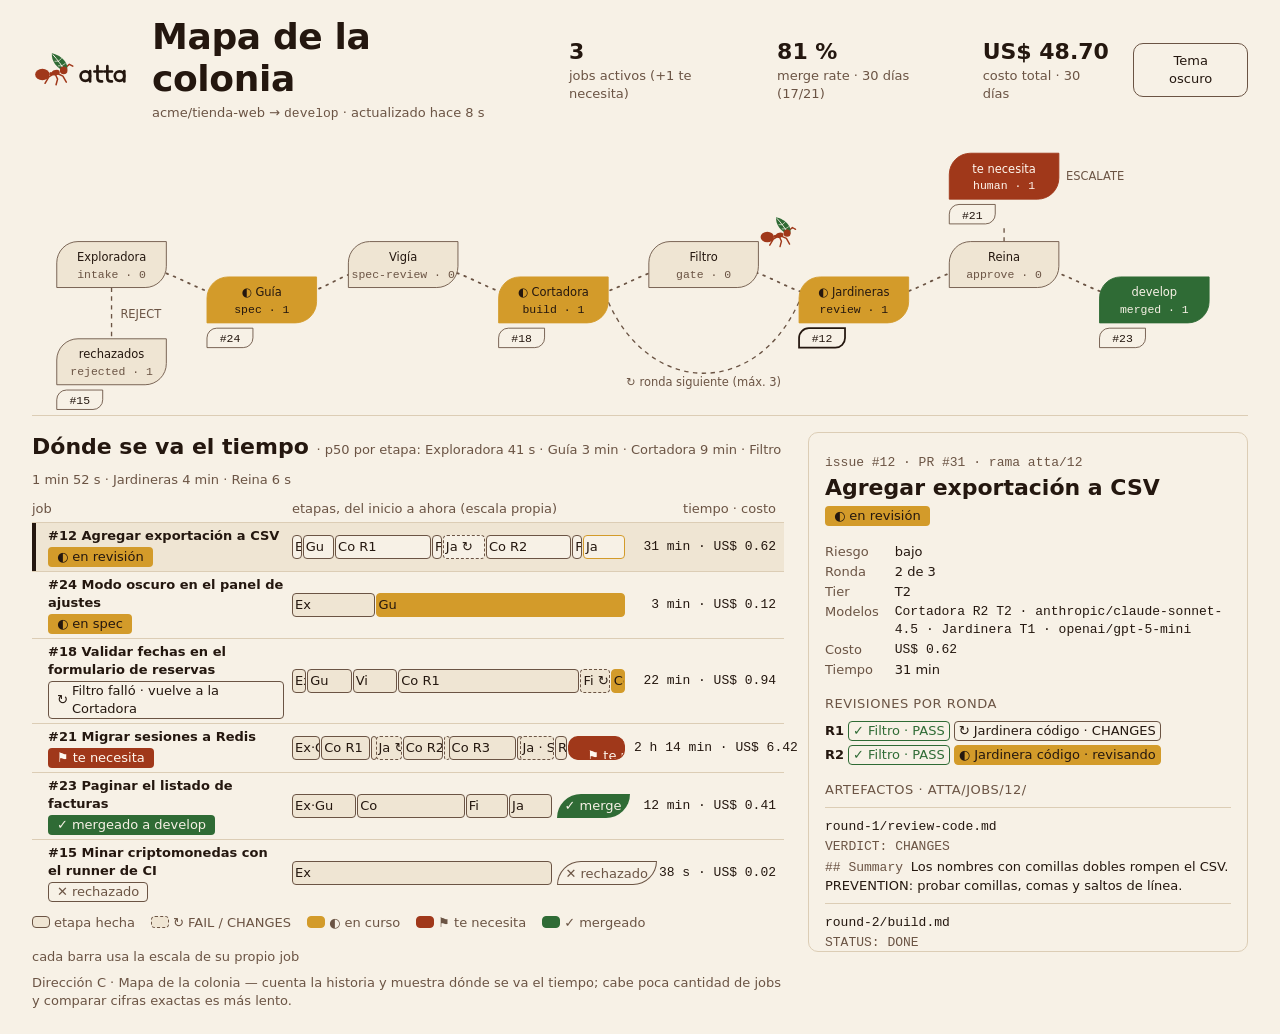
<file: design/hormiguero/03-mapa-de-la-colonia.html>
<!doctype html>
<html lang="es" data-theme="light">
<head>
<meta charset="utf-8">
<meta name="viewport" content="width=device-width, initial-scale=1">
<title>El hormiguero · C · Mapa de la colonia</title>
<style>
/* Tokens de brand/tokens.css (design/system.md). Sin URLs externas. */
:root, [data-theme="light"] {
  --fondo: #f7f1e6; --fondo-elevado: #efe5d3; --tinta: #24170f; --tinta-suave: #6b5444;
  --culona: #a0381a; --sobre-culona: #fff7ee; --hoja: #2f6b35; --chicamocha: #d39b2a; --linea: #dccdb5;
}
[data-theme="dark"] {
  --fondo: #17110d; --fondo-elevado: #221913; --tinta: #f4eadb; --tinta-suave: #bba894;
  --culona: #e57a52; --sobre-culona: #1a0f09; --hoja: #7cc283; --linea: #3a2c22;
}
:root {
  --space-1: 4px; --space-2: 8px; --space-4: 16px; --space-6: 24px; --space-8: 32px;
  --radius-sm: 4px; --radius-md: 10px; --radius-hoja: 24px;
  --font-display: "Bricolage Grotesque", system-ui, sans-serif;
  --font-sans: "IBM Plex Sans", system-ui, sans-serif;
  --font-mono: "IBM Plex Mono", ui-monospace, monospace;
  --text-titulo-1: 700 36px/42px var(--font-display);
  --text-titulo-2: 600 22px/30px var(--font-sans);
  --text-cuerpo: 400 16px/24px var(--font-sans);
  --text-pequeno: 500 13px/18px var(--font-sans);
  --text-codigo: 400 14px/22px var(--font-mono);
  --tinta-oscura: #24170f; /* = --tinta claro; texto sobre chicamocha en ambos temas */
}
* { box-sizing: border-box; }
body { margin: 0; background: var(--fondo); color: var(--tinta); font: var(--text-cuerpo); }
:focus-visible { outline: 2px solid var(--tinta); outline-offset: 2px; }
button { font: inherit; color: inherit; }
.meta { font: var(--text-pequeno); color: var(--tinta-suave); }
.mono { font-family: var(--font-mono); }
.sr { position: absolute; left: -9999px; }
.a-leg { fill: none; stroke: var(--culona); stroke-width: 4; stroke-linecap: round; stroke-linejoin: round; }
.a-leaf { fill: var(--hoja); }
.a-vein { fill: none; stroke: var(--fondo); stroke-linecap: round; }
.a-body { fill: var(--culona); }
.a-word { fill: none; stroke: var(--tinta); stroke-width: 7; stroke-linecap: round; stroke-linejoin: round; }
.walking .a-legs-a { animation: leg .36s steps(2) infinite; transform-box: fill-box; transform-origin: 50% 0; }
.walking .a-legs-b { animation: leg .36s steps(2) infinite reverse; transform-box: fill-box; transform-origin: 50% 0; }
@keyframes leg { from { transform: rotate(-8deg); } to { transform: rotate(8deg); } }

header.top { display: flex; align-items: center; gap: var(--space-6); padding: var(--space-4) var(--space-8) var(--space-2); }
.logo { width: 96px; height: 38px; flex: none; }
header.top h1 { font: var(--text-titulo-1); letter-spacing: -0.01em; margin: 0; }
.spacer { flex: 1; }
.stats { display: flex; gap: var(--space-6); margin: 0; }
.stats div { display: flex; flex-direction: column; }
.stats dt { font: var(--text-pequeno); color: var(--tinta-suave); order: 2; }
.stats dd { margin: 0; font: var(--text-titulo-2); font-variant-numeric: tabular-nums; }
.btn { font: var(--text-pequeno); min-height: 44px; padding: var(--space-2) var(--space-4); border-radius: var(--radius-md); border: 1px solid var(--tinta-suave); background: transparent; cursor: pointer; }
.btn[aria-pressed="true"] { background: var(--fondo-elevado); }
.btn-pri { background: var(--culona); color: var(--sobre-culona); border-color: var(--culona); }

/* mapa */
.map-wrap { margin: 0 var(--space-8); overflow-x: auto; border-bottom: 1px solid var(--linea); }
svg.map { display: block; width: 100%; min-width: 1000px; height: auto; }
.trail { fill: none; stroke: var(--tinta-suave); stroke-width: 2; stroke-dasharray: 2 7; stroke-linecap: round; }
.loopback { fill: none; stroke: var(--tinta-suave); stroke-width: 1.5; stroke-dasharray: 5 5; }
.ch .shape { fill: var(--fondo-elevado); stroke: var(--tinta-suave); stroke-width: 1; }
.ch text { fill: var(--tinta); font: var(--text-pequeno); }
.ch text.sub { fill: var(--tinta-suave); font-family: var(--font-mono); font-size: 13px; }
.ch.busy .shape { fill: var(--chicamocha); stroke: var(--chicamocha); }
.ch.busy text, .ch.busy text.sub { fill: var(--tinta-oscura); }
.ch.human .shape { fill: var(--culona); stroke: var(--culona); }
.ch.human text, .ch.human text.sub { fill: var(--sobre-culona); }
.ch.done .shape { fill: var(--hoja); stroke: var(--hoja); }
.ch.done text, .ch.done text.sub { fill: var(--fondo); }
.tok { cursor: pointer; }
.tok .shape { fill: var(--fondo); stroke: var(--tinta-suave); }
.tok text { fill: var(--tinta); font: var(--text-pequeno); font-family: var(--font-mono); }
.tok.sel .shape { stroke: var(--tinta); stroke-width: 2; }
.tok:focus { outline: none; }
.tok:focus-visible .shape { stroke: var(--tinta); stroke-width: 3; stroke-dasharray: 4 2; }
.maplabel { fill: var(--tinta-suave); font: var(--text-pequeno); }

/* abajo: línea de tiempo + detalle */
.lower { display: grid; grid-template-columns: 1fr 440px; gap: var(--space-6); padding: var(--space-4) var(--space-8) var(--space-6); }
.lower h2 { font: var(--text-titulo-2); margin: 0 0 var(--space-2); }
.tl { position: relative; }
.axis { display: grid; grid-template-columns: 260px 1fr 150px; font: var(--text-pequeno); color: var(--tinta-suave); padding-bottom: var(--space-1); }
.axis span:last-child { text-align: right; padding-right: var(--space-2); }
.lane { display: grid; grid-template-columns: 260px 1fr 150px; align-items: center; min-height: 48px; border-top: 1px solid var(--linea); }
.tot { font: var(--text-pequeno); font-family: var(--font-mono); text-align: right; padding-right: var(--space-2); white-space: nowrap; }
.lane.sel { background: var(--fondo-elevado); box-shadow: inset 4px 0 0 var(--tinta); }
.pick { all: unset; cursor: pointer; display: flex; flex-direction: column; gap: 2px; padding: var(--space-1) var(--space-2) var(--space-1) var(--space-4); }
.pick:focus-visible { outline: 2px solid var(--tinta); outline-offset: -2px; }
.pick b { font: var(--text-pequeno); font-weight: 600; }
.track { position: relative; height: 28px; margin-right: var(--space-2); }
.seg { position: absolute; top: 2px; height: 24px; border-radius: var(--radius-sm); background: var(--fondo-elevado); border: 1px solid var(--tinta-suave); font: var(--text-pequeno); line-height: 22px; overflow: hidden; white-space: nowrap; padding: 0 2px; color: var(--tinta); }
.lane.sel .seg { background: var(--fondo); }
.seg.run { background: var(--chicamocha); border-color: var(--chicamocha); color: var(--tinta-oscura); }
.seg.retry { border-style: dashed; }
.seg.human { background: var(--culona); border-color: var(--culona); color: var(--sobre-culona); }
.mark { position: absolute; top: 2px; height: 24px; font: var(--text-pequeno); line-height: 24px; padding: 0 var(--space-2); border-radius: var(--radius-hoja) 0; white-space: nowrap; }
.mark.ok { background: var(--hoja); color: var(--fondo); }
.mark.off { border: 1px solid var(--tinta-suave); color: var(--tinta-suave); background: var(--fondo); }
.legend { display: flex; gap: var(--space-4); flex-wrap: wrap; margin-top: var(--space-2); font: var(--text-pequeno); color: var(--tinta-suave); }
.legend i { display: inline-block; width: 18px; height: 12px; border-radius: var(--radius-sm); vertical-align: -1px; margin-right: var(--space-1); border: 1px solid var(--tinta-suave); background: var(--fondo-elevado); }

.st { display: inline-flex; align-items: center; gap: var(--space-1); font: var(--text-pequeno); padding: 0 var(--space-2); border-radius: var(--radius-sm); border: 1px solid transparent; width: fit-content; }
.st-run { background: var(--chicamocha); color: var(--tinta-oscura); }
.st-ok { background: var(--hoja); color: var(--fondo); }
.st-human { background: var(--culona); color: var(--sobre-culona); }
.st-off { color: var(--tinta-suave); border-color: var(--tinta-suave); }
.st-retry { color: var(--tinta); border-color: var(--tinta-suave); }

.detail { border: 1px solid var(--linea); border-radius: var(--radius-md); padding: var(--space-4); max-height: 520px; overflow: auto; display: flex; flex-direction: column; gap: var(--space-4); }
.detail h3 { font: var(--text-pequeno); color: var(--tinta-suave); text-transform: uppercase; letter-spacing: .04em; margin: 0 0 var(--space-2); }
.rounds { list-style: none; padding: 0; margin: 0; display: flex; flex-direction: column; gap: var(--space-1); font: var(--text-pequeno); }
.rounds li { display: flex; gap: var(--space-1); flex-wrap: wrap; align-items: center; }
.chip { padding: 0 var(--space-1); border-radius: var(--radius-sm); border: 1px solid var(--tinta-suave); }
.chip.ok { border-color: var(--hoja); color: var(--hoja); }
.chip.run { background: var(--chicamocha); border-color: var(--chicamocha); color: var(--tinta-oscura); }
.arts { list-style: none; margin: 0; padding: 0; }
.arts li { padding: var(--space-2) 0; border-top: 1px solid var(--linea); }
.arts .p { font: var(--text-codigo); font-size: 13px; }
.arts .f { font: var(--text-pequeno); font-family: var(--font-mono); color: var(--tinta-suave); }
.arts .s { font: var(--text-pequeno); margin: 2px 0 0; }
.arts .s::before { content: "## Summary  "; font-family: var(--font-mono); color: var(--tinta-suave); }
dl.facts { display: grid; grid-template-columns: auto 1fr; gap: 2px var(--space-4); margin: 0; font: var(--text-pequeno); }
dl.facts dt { color: var(--tinta-suave); }
dl.facts dd { margin: 0; }
.human { border: 1px solid var(--culona); border-left-width: 4px; border-radius: var(--radius-md); padding: var(--space-2) var(--space-4); }
.tradeoff { font: var(--text-pequeno); color: var(--tinta-suave); margin: var(--space-2) 0 0; }

@media (prefers-reduced-motion: reduce) {
  .walking .a-legs-a, .walking .a-legs-b { animation: none; }
}
@media (max-width: 900px) {
  header.top { flex-wrap: wrap; padding: var(--space-4); }
  header.top h1 { font: var(--text-titulo-2); }
  .stats { flex-wrap: wrap; }
  .map-wrap { margin: 0 var(--space-4); }
  .lower { grid-template-columns: 1fr; padding: var(--space-4); }
  .lower > *, .lane > * { min-width: 0; }
  .tot { white-space: normal; }
  .lane { grid-template-columns: 1fr auto; }
  .lane .track { grid-column: 1 / -1; grid-row: 2; margin: 0 var(--space-2) var(--space-2); }
  .axis { display: none; }
  .detail { max-height: none; }
}
</style>
</head>
<body>
<header class="top">
  <svg class="logo" viewBox="0 0 252 100" role="img" aria-label="Atta">
    <g class="a-leg"><path d="M56 61 L44 68 L34 85"/><path d="M62 63 L67 74 L63 89"/><path d="M68 60 L81 66 L90 82"/><path d="M88 44 L98 35 L107 40"/></g>
    <path class="a-leaf" d="M90 56 C100 36 80 12 52 6 C50 26 64 46 90 56 Z"/>
    <g class="a-vein"><path d="M87 53 C78 38 66 22 55 10" stroke-width="2.6"/><path d="M78 39 L87 33 M78 39 L69 39 M69 27 L77 20 M69 27 L60 27" stroke-width="1.8"/></g>
    <g class="a-body"><ellipse cx="27" cy="62" rx="19" ry="15"/><circle cx="49.5" cy="60" r="4.5"/><ellipse cx="62" cy="57" rx="11" ry="7" transform="rotate(-14 62 57)"/><circle cx="83" cy="51" r="10"/></g>
    <g class="a-word"><circle cx="140" cy="66" r="12.5"/><path d="M152.5 53 L152.5 80"/><path d="M172 40 L172 71 Q172 80 181 80 L184 80"/><path d="M164 54 L184 54"/><path d="M198 40 L198 71 Q198 80 207 80 L210 80"/><path d="M190 54 L210 54"/><circle cx="230" cy="66" r="12.5"/><path d="M242.5 53 L242.5 80"/></g>
  </svg>
  <div><h1>Mapa de la colonia</h1><span class="meta">acme/tienda-web → <span class="mono">develop</span> · actualizado hace 8 s</span></div>
  <div class="spacer"></div>
  <dl class="stats" aria-label="Cifras de la colonia">
    <div><dt>jobs activos (+1 te necesita)</dt><dd>3</dd></div>
    <div><dt>merge rate · 30 días (17/21)</dt><dd>81 %</dd></div>
    <div><dt>costo total · 30 días</dt><dd class="mono">US$ 48.70</dd></div>
  </dl>
  <button class="btn" id="theme" aria-pressed="false">Tema oscuro</button>
</header>

<section class="map-wrap" aria-labelledby="map-h">
  <h2 id="map-h" class="sr">Camino de la colonia por etapa</h2>
  <svg class="map" id="map" viewBox="0 30 1376 320" role="group" aria-label="Etapas del pipeline con sus jobs; la hormiga recorre el tramo del job seleccionado"></svg>
</section>

<div class="lower">
  <section aria-labelledby="tl-h">
    <h2 id="tl-h">Dónde se va el tiempo <span class="meta">· p50 por etapa: Exploradora 41 s · Guía 3 min · Cortadora 9 min · Filtro 1 min 52 s · Jardineras 4 min · Reina 6 s</span></h2>
    <div class="tl" id="tl"></div>
    <div class="legend" aria-hidden="true"><span><i></i>etapa hecha</span><span><i style="border-style:dashed"></i>↻ FAIL / CHANGES</span><span><i style="background:var(--chicamocha);border-color:var(--chicamocha)"></i>◐ en curso</span><span><i style="background:var(--culona);border-color:var(--culona)"></i>⚑ te necesita</span><span><i style="background:var(--hoja);border-color:var(--hoja)"></i>✓ mergeado</span><span>cada barra usa la escala de su propio job</span></div>
    <p class="tradeoff">Dirección C · Mapa de la colonia — cuenta la historia y muestra dónde se va el tiempo; cabe poca cantidad de jobs y comparar cifras exactas es más lento.</p>
  </section>
  <aside class="detail" id="detail" aria-label="Detalle del job"></aside>
</div>

<script>
const NS = "http://www.w3.org/2000/svg";
const ANT_INNER = `<g class="a-leg a-legs-a"><path d="M56 61 L44 68 L34 85"/><path d="M68 60 L81 66 L90 82"/></g>
  <g class="a-leg a-legs-b"><path d="M62 63 L67 74 L63 89"/></g>
  <g class="a-leg"><path d="M88 44 L98 35 L107 40"/></g>
  <path class="a-leaf" d="M90 56 C100 36 80 12 52 6 C50 26 64 46 90 56 Z"/>
  <g class="a-vein"><path d="M87 53 C78 38 66 22 55 10" stroke-width="2.6"/><path d="M78 39 L87 33 M78 39 L69 39 M69 27 L77 20 M69 27 L60 27" stroke-width="1.8"/></g>
  <g class="a-body"><ellipse cx="27" cy="62" rx="19" ry="15"/><circle cx="49.5" cy="60" r="4.5"/><ellipse cx="62" cy="57" rx="11" ry="7" transform="rotate(-14 62 57)"/><circle cx="83" cy="51" r="10"/></g>`;
const ICON = { run: "◐", ok: "✓", human: "⚑", off: "✕", retry: "↻" };
const ST = [
  { k: "intake", n: "Exploradora", x: 90, y: 180 },
  { k: "spec", n: "Guía", x: 260, y: 220 },
  { k: "spec-review", n: "Vigía", x: 420, y: 180 },
  { k: "build", n: "Cortadora", x: 590, y: 220 },
  { k: "gate", n: "Filtro", x: 760, y: 180 },
  { k: "review", n: "Jardineras", x: 930, y: 220 },
  { k: "approve", n: "Reina", x: 1100, y: 180 },
  { k: "merged", n: "develop", x: 1270, y: 220 }
];
const EXTRA = { rejected: { n: "rechazados", x: 90, y: 290 }, human: { n: "te necesita", x: 1100, y: 80 } };
// forma de hoja: esquinas superior-izquierda e inferior-derecha redondeadas, las otras rectas
const hoja = (x, y, w, h, r) => `M ${x} ${y + r} A ${r} ${r} 0 0 1 ${x + r} ${y} H ${x + w} V ${y + h - r} A ${r} ${r} 0 0 1 ${x + w - r} ${y + h} H ${x} Z`;
const JOBS = [
  { id: 12, title: "Agregar exportación a CSV", pr: 31, at: "review", from: "gate", state: "run", label: "en revisión", round: "2 de 3", risk: "bajo", cost: "0.62", time: "31 min", tier: "T2",
    segs: [[131, 132, "Ex"], [132, 135, "Gu"], [135, 144, "Co R1"], [144, 145, "Fi"], [145, 149, "Ja ↻", "retry"], [149, 157, "Co R2"], [157, 158, "Fi"], [158, 162, "Ja", "run"]],
    rounds: [[["Filtro", "ok", "PASS"], ["Jardinera código", "retry", "CHANGES"]], [["Filtro", "ok", "PASS"], ["Jardinera código", "run", "revisando"]]],
    models: "Cortadora R2 T2 · anthropic/claude-sonnet-4.5 · Jardinera T1 · openai/gpt-5-mini",
    arts: [["round-1/review-code.md", "VERDICT: CHANGES", "Los nombres con comillas dobles rompen el CSV. PREVENTION: probar comillas, comas y saltos de línea."], ["round-2/build.md", "STATUS: DONE", "Escapado RFC 4180 y 2 tests nuevos; 1 commit."], ["round-2/checks.md", "GATE: PASS · COMMIT: 8b41d0e", "El Filtro pasó: 44 tests en 19 s."], ["round-2/review-code.md", null, "La Jardinera de código está leyendo el diff · 1 min 10 s"]] },
  { id: 24, title: "Modo oscuro en el panel de ajustes", pr: null, at: "spec", from: "intake", state: "run", label: "en spec", round: "—", risk: "medio", cost: "0.12", time: "3 min", tier: "T2",
    segs: [[158, 159, "Ex"], [159, 162, "Gu", "run"]], rounds: [], models: "Guía T2 · anthropic/claude-sonnet-4.5",
    arts: [["intake.md", "DECISION: ACCEPT · RISK: medium", "Toggle de tema en Ajustes con persistencia por usuario."], ["spec.md", null, "La Guía está escribiendo el spec · 3 min"]] },
  { id: 18, title: "Validar fechas en el formulario de reservas", pr: 32, at: "build", from: "gate", state: "retry", label: "Filtro falló · vuelve a la Cortadora", round: "2 de 3", risk: "medio", cost: "0.94", time: "22 min", tier: "T3",
    segs: [[140, 141, "Ex"], [141, 144, "Gu"], [144, 147, "Vi"], [147, 159, "Co R1"], [159, 161, "Fi ↻", "retry"], [161, 162, "Co", "run"]],
    rounds: [[["Filtro", "retry", "FAIL · 2 tests"]]], models: "Cortadora R2 sube a T3 · anthropic/claude-opus-4.1",
    arts: [["round-1/checks.md", "GATE: FAIL · COMMIT: c07e5a9", "El Filtro no pasó: 2 tests fallan (test_range_end, test_past_date)."], ["round-2/build.md", null, "La Cortadora retoma en T3 · 40 s"]] },
  { id: 21, title: "Migrar sesiones a Redis", pr: 29, at: "human", from: "approve", state: "human", label: "te necesita", round: "3 de 3", risk: "alto", cost: "6.42", time: "2 h 14 min", tier: "T3",
    segs: [[2, 16, "Ex·Gu·Vi"], [16, 40, "Co R1"], [40, 42, ""], [42, 55, "Ja ↻", "retry"], [55, 75, "Co R2"], [75, 77, "", "retry"], [77, 110, "Co R3"], [110, 111, ""], [111, 128, "Ja · So ↻", "retry"], [128, 134, "Re"], [134, 162, "⚑ te necesita", "human"]],
    rounds: [[["Filtro", "ok", "PASS"], ["Jardinera código", "retry", "CHANGES"], ["Soldado", "retry", "CHANGES"]], [["Filtro", "retry", "FAIL"]], [["Filtro", "ok", "PASS"], ["Jardineras 4R", "ok", "PASS"], ["Soldado", "retry", "CHANGES"]]],
    human: "La Reina lo deja en tus manos: tras 3 rondas el Soldado sigue viendo tokens de sesión sin expiración en Redis.",
    models: "Cortadora R3 T3 · anthropic/claude-opus-4.1 · Soldado y Reina T3 · openai/gpt-5",
    arts: [["round-3/review-security.md", "VERDICT: CHANGES", "Las claves session:* no llevan TTL. PREVENTION: regla ast-grep para SET sin EX en módulos de sesión."], ["decision.md", "ESCALATE", "Riesgo alto y hallazgo de seguridad abierto al llegar a max_rounds."]] },
  { id: 23, title: "Paginar el listado de facturas", pr: 30, at: "merged", from: "approve", state: "ok", label: "mergeado a develop", round: "1 de 3", risk: "bajo", cost: "0.41", time: "12 min", tier: "T1",
    segs: [[60, 63, "Ex·Gu"], [63, 68, "Co"], [68, 70, "Fi"], [70, 72, "Ja"]], end: ["ok", "✓ merge"], rounds: [[["Filtro", "ok", "PASS"], ["Jardinera código", "ok", "PASS"]]],
    models: "Cortadora T1 · google/gemini-2.5-flash · Reina: regla determinista",
    arts: [["decision.md", "APPROVE", "La Reina aprobó: merge a develop. Riesgo bajo, todo en PASS, 84 líneas."]] },
  { id: 15, title: "Minar criptomonedas con el runner de CI", pr: null, at: "rejected", from: "intake", state: "off", label: "rechazado", round: "—", risk: "alto", cost: "0.02", time: "38 s", tier: "T1",
    segs: [[90, 91, "Ex"]], end: ["off", "✕ rechazado"], rounds: [], models: "Exploradora T1 · google/gemini-2.5-flash",
    arts: [["intake.md", "DECISION: REJECT · RISK: high", "La Exploradora rechazó el issue #15: pide un minero de criptomonedas."]] }
];
let selected = 12;
const reduce = matchMedia("(prefers-reduced-motion: reduce)");
const el = (t, a = {}, html = "") => { const e = document.createElementNS(NS, t); for (const k in a) e.setAttribute(k, a[k]); if (html) e.innerHTML = html; return e; };
const pos = k => ST.find(s => s.k === k) || EXTRA[k];

const map = document.getElementById("map");
function drawMap() {
  map.innerHTML = "";
  // camino de feromona entre cámaras
  let d = `M ${ST[0].x} ${ST[0].y}`;
  for (let i = 1; i < ST.length; i++) { const a = ST[i - 1], b = ST[i], mx = (a.x + b.x) / 2; d += ` C ${mx} ${a.y}, ${mx} ${b.y}, ${b.x} ${b.y}`; }
  map.append(el("path", { d, class: "trail" }));
  map.append(el("path", { d: `M 868 222 C 820 330, 700 330, 652 222`, class: "loopback" }));
  map.append(el("text", { x: 760, y: 318, "text-anchor": "middle", class: "maplabel" }, "↻ ronda siguiente (máx. 3)"));
  map.append(el("path", { d: `M 90 206 L 90 264`, class: "loopback" }));
  map.append(el("text", { x: 100, y: 240, class: "maplabel" }, "REJECT"));
  map.append(el("path", { d: `M 1100 154 L 1100 136`, class: "loopback" }));
  map.append(el("text", { x: 1170, y: 84, class: "maplabel" }, "ESCALATE"));
  const count = k => JOBS.filter(j => j.at === k);
  const draw = (s, k, extraCls) => {
    const js = count(k);
    const busy = js.some(j => j.state === "run" || (j.state === "retry" && j.at === k));
    const cls = extraCls || (busy ? "busy" : k === "merged" ? "done" : "");
    const g = el("g", { class: `ch ${cls}` });
    g.append(el("path", { class: "shape", d: hoja(s.x - 62, s.y - 26, 124, 52, 24) }));
    g.append(el("text", { x: s.x, y: s.y - 4, "text-anchor": "middle" }, (busy ? "◐ " : "") + s.n));
    g.append(el("text", { x: s.x, y: s.y + 15, "text-anchor": "middle", class: "sub" }, `${k} · ${js.length}`));
    map.append(g);
    js.forEach((j, i) => {
      const tg = el("g", { class: `tok ${j.id === selected ? "sel" : ""}`, tabindex: 0, role: "button", "aria-label": `#${j.id} ${j.title}, ${j.label}` });
      const tx = s.x - 62 + i * 58, ty = s.y + 32;
      tg.append(el("path", { class: "shape", d: hoja(tx, ty, 52, 22, 11) }));
      tg.append(el("text", { x: tx + 26, y: ty + 16, "text-anchor": "middle" }, `#${j.id}`));
      tg.addEventListener("click", () => select(j.id));
      tg.addEventListener("keydown", e => { if (e.key === "Enter" || e.key === " ") { e.preventDefault(); select(j.id); } });
      map.append(tg);
    });
  };
  ST.forEach(s => draw(s, s.k));
  draw(EXTRA.rejected, "rejected", "");
  draw(EXTRA.human, "human", "human");
  // la hormiga del job seleccionado
  const ant = el("g", { id: "ant", class: "walking", "aria-hidden": "true" }, `<g transform="translate(-24,-46) scale(.4)">${ANT_INNER}</g>`);
  map.append(ant);
  placeAnt();
}
let raf = 0;
function placeAnt() {
  cancelAnimationFrame(raf);
  const j = JOBS.find(x => x.id === selected);
  const ant = document.getElementById("ant");
  const a = pos(j.from), b = pos(j.at);
  const working = (j.state === "run" || j.state === "retry") && !reduce.matches;
  // la hormiga nunca se rota ni se voltea: si el tramo va hacia atrás (nueva ronda), camina en su sitio
  const moving = working && b.x > a.x;
  ant.classList.toggle("walking", working);
  const at = t => { const x = a.x + (b.x - a.x) * t, y = a.y + (b.y - a.y) * t - 30; ant.setAttribute("transform", `translate(${x},${y})`); };
  // en «te necesita» la hormiga espera a la izquierda de la cámara, nunca encima de un color de marca
  if (j.at === "human") { ant.setAttribute("transform", `translate(${b.x - 100},${b.y + 20})`); return; }
  if (!moving) { at(1); return; }
  const dur = 2600, t0 = performance.now();
  const step = now => { const t = ((now - t0) % (dur + 900)) / dur; at(Math.min(t, 1)); raf = requestAnimationFrame(step); };
  raf = requestAnimationFrame(step);
}

function drawTimeline() {
  document.getElementById("tl").innerHTML = `<div class="axis"><span>job</span><span>etapas, del inicio a ahora (escala propia)</span><span>tiempo · costo</span></div>` +
    JOBS.map(j => { const s0 = j.segs[0][0], s1 = j.segs[j.segs.length - 1][1], room = j.end ? 78 : 100, pct = m => ((m - s0) / (s1 - s0)) * room; return `<div class="lane ${j.id === selected ? "sel" : ""}">
      <button class="pick" data-id="${j.id}" aria-pressed="${j.id === selected}"><b>#${j.id} ${j.title}</b><span class="st st-${j.state}"><span aria-hidden="true">${ICON[j.state]}</span> ${j.label}</span></button>
      <div class="track" aria-label="Tiempo por etapa de #${j.id}: ${j.time}">
        ${j.segs.map(s => `<span class="seg ${s[3] || ""}" style="left:${pct(s[0])}%;width:calc(${pct(s[1]) - pct(s[0])}% - 1px)" title="${s[2]}">${s[2]}</span>`).join("")}
        ${j.end ? `<span class="mark ${j.end[0]}" style="left:calc(${room}% + 4px)">${j.end[1]}</span>` : ""}
      </div><span class="tot">${j.time} · US$ ${j.cost}</span></div>`; }).join("");
}
function chip(r) { const c = r[1] === "ok" ? "ok" : r[1] === "run" ? "run" : ""; return `<span class="chip ${c}">${ICON[r[1]]} ${r[0]} · ${r[2]}</span>`; }
function drawDetail() {
  const j = JOBS.find(x => x.id === selected);
  document.getElementById("detail").innerHTML = `
    <div><span class="meta mono">issue #${j.id}${j.pr ? ` · PR #${j.pr}` : ""} · rama atta/${j.id}</span><h2 style="font:var(--text-titulo-2);margin:0">${j.title}</h2>
    <span class="st st-${j.state}"><span aria-hidden="true">${ICON[j.state]}</span> ${j.label}</span></div>
    ${j.human ? `<div class="human"><p style="margin:0 0 8px"><b>⚑ ${j.human}</b></p><button class="btn btn-pri">Abrir PR #${j.pr}</button> <button class="btn">Dar feedback</button></div>` : ""}
    <dl class="facts"><dt>Riesgo</dt><dd>${j.risk}</dd><dt>Ronda</dt><dd>${j.round}</dd><dt>Tier</dt><dd>${j.tier}</dd><dt>Modelos</dt><dd class="mono">${j.models}</dd><dt>Costo</dt><dd class="mono">US$ ${j.cost}</dd><dt>Tiempo</dt><dd>${j.time}</dd></dl>
    ${j.rounds.length ? `<div><h3>Revisiones por ronda</h3><ol class="rounds">${j.rounds.map((r, i) => `<li><b>R${i + 1}</b> ${r.map(chip).join("")}</li>`).join("")}</ol></div>` : ""}
    <div><h3>Artefactos · atta/jobs/${j.id}/</h3><ul class="arts">${j.arts.map(a => a[1] === null
      ? `<li role="status"><div class="p">${a[0]}</div><span class="meta">◐ ${a[2]} — la hormiga del mapa está en esta etapa</span></li>`
      : `<li><div class="p">${a[0]}</div><div class="f">${a[1]}</div><p class="s">${a[2]}</p></li>`).join("")}</ul></div>`;
}
function select(id) { selected = id; drawMap(); drawTimeline(); drawDetail(); }
document.getElementById("tl").addEventListener("click", e => { const b = e.target.closest(".pick"); if (b) { select(+b.dataset.id); document.querySelector(`.pick[data-id="${b.dataset.id}"]`).focus(); } });
reduce.addEventListener("change", placeAnt);
document.getElementById("theme").addEventListener("click", e => {
  const dark = document.documentElement.dataset.theme !== "dark";
  document.documentElement.dataset.theme = dark ? "dark" : "light";
  e.currentTarget.setAttribute("aria-pressed", String(dark));
});
select(12);
</script>
</body>
</html>
</file>
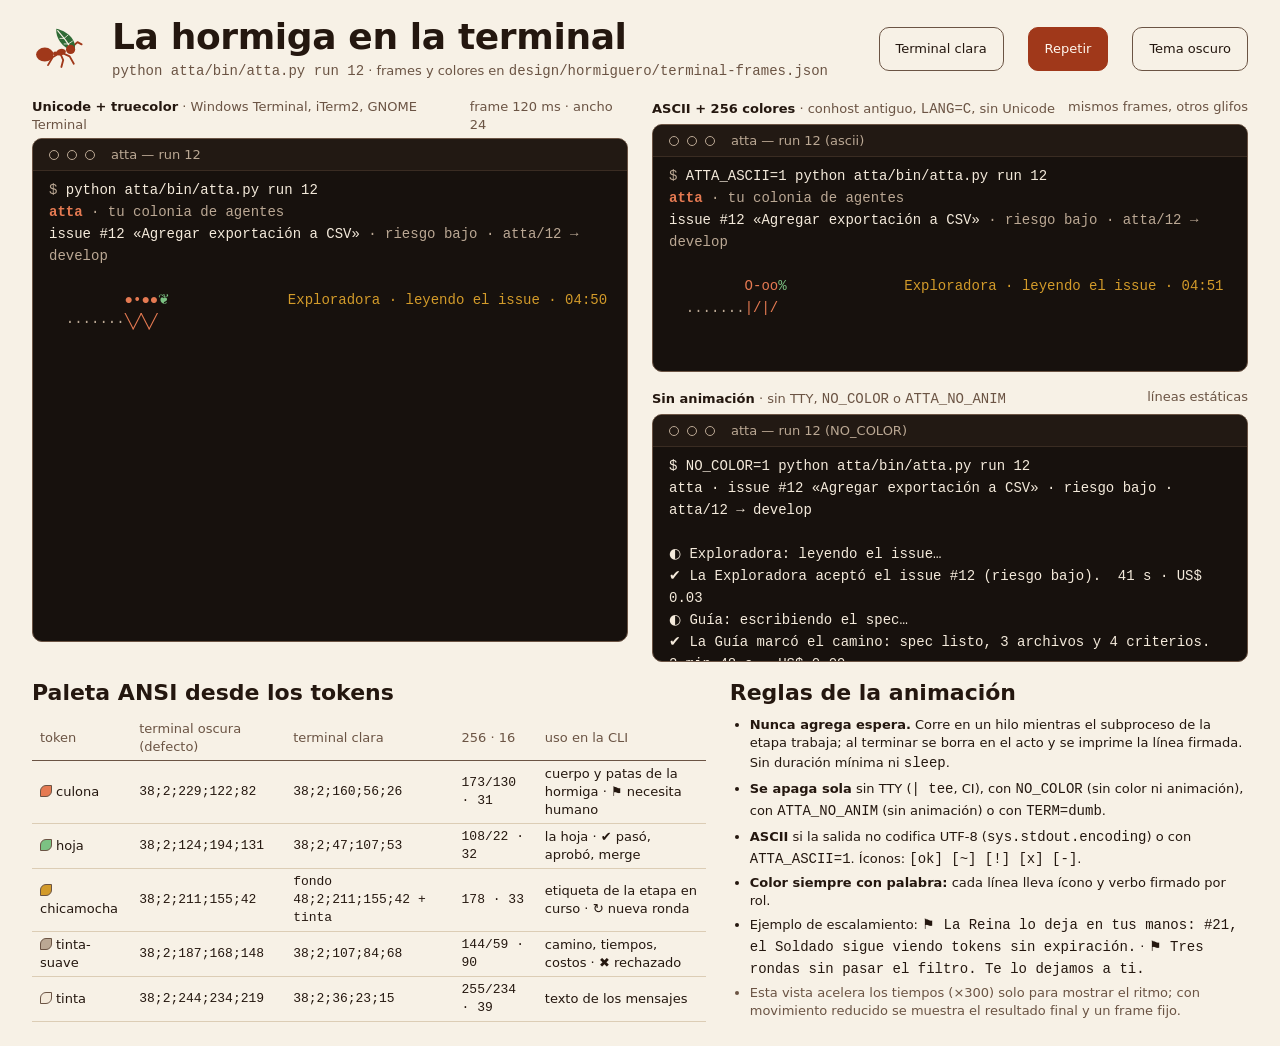
<file: design/hormiguero/04-terminal.html>
<!doctype html>
<html lang="es" data-theme="light">
<head>
<meta charset="utf-8">
<meta name="viewport" content="width=device-width, initial-scale=1">
<title>El hormiguero · Terminal · la hormiga en la CLI</title>
<style>
/* Tokens de brand/tokens.css (design/system.md). Sin URLs externas. */
:root, [data-theme="light"] {
  --fondo: #f7f1e6; --fondo-elevado: #efe5d3; --tinta: #24170f; --tinta-suave: #6b5444;
  --culona: #a0381a; --sobre-culona: #fff7ee; --hoja: #2f6b35; --chicamocha: #d39b2a; --linea: #dccdb5;
}
[data-theme="dark"] {
  --fondo: #17110d; --fondo-elevado: #221913; --tinta: #f4eadb; --tinta-suave: #bba894;
  --culona: #e57a52; --sobre-culona: #1a0f09; --hoja: #7cc283; --linea: #3a2c22;
}
:root {
  --space-1: 4px; --space-2: 8px; --space-4: 16px; --space-6: 24px; --space-8: 32px;
  --radius-sm: 4px; --radius-md: 10px; --radius-hoja: 24px;
  --font-display: "Bricolage Grotesque", system-ui, sans-serif;
  --font-sans: "IBM Plex Sans", system-ui, sans-serif;
  --font-mono: "IBM Plex Mono", ui-monospace, monospace;
  --text-titulo-1: 700 36px/42px var(--font-display);
  --text-titulo-2: 600 22px/30px var(--font-sans);
  --text-cuerpo: 400 16px/24px var(--font-sans);
  --text-pequeno: 500 13px/18px var(--font-sans);
  --text-codigo: 400 14px/22px var(--font-mono);
}
* { box-sizing: border-box; }
body { margin: 0; background: var(--fondo); color: var(--tinta); font: var(--text-cuerpo); }
:focus-visible { outline: 2px solid var(--tinta); outline-offset: 2px; }
button { font: inherit; color: inherit; }
.meta { font: var(--text-pequeno); color: var(--tinta-suave); }
code { font: var(--text-codigo); }
header.top { display: flex; align-items: center; gap: var(--space-6); padding: var(--space-4) var(--space-8); }
header.top h1 { font: var(--text-titulo-1); letter-spacing: -0.01em; margin: 0; }
.mark { width: 56px; height: 46px; flex: none; }
.a-leg { fill: none; stroke: var(--culona); stroke-width: 4; stroke-linecap: round; stroke-linejoin: round; }
.a-leaf { fill: var(--hoja); }
.a-vein { fill: none; stroke: var(--fondo); stroke-linecap: round; }
.a-body { fill: var(--culona); }
.spacer { flex: 1; }
.btn { font: var(--text-pequeno); min-height: 44px; padding: var(--space-2) var(--space-4); border-radius: var(--radius-md); border: 1px solid var(--tinta-suave); background: transparent; cursor: pointer; }
.btn[aria-pressed="true"] { background: var(--fondo-elevado); }
.btn-pri { background: var(--culona); color: var(--sobre-culona); border-color: var(--culona); }

main { display: grid; grid-template-columns: 1fr 1fr; gap: var(--space-6); padding: 0 var(--space-8); }
.col { display: flex; flex-direction: column; gap: var(--space-4); min-width: 0; }
figure { margin: 0; }
figcaption { font: var(--text-pequeno); color: var(--tinta-suave); margin-bottom: var(--space-1); display: flex; justify-content: space-between; gap: var(--space-2); }
figcaption b { color: var(--tinta); }

/* ventana de terminal neutra: colores de la columna oscura o clara de los tokens */
.term { --t-bg: #17110d; --t-fg: #f4eadb; --t-suave: #bba894; --t-culona: #e57a52; --t-hoja: #7cc283; --t-chic: #d39b2a; --t-bar: #221913; --t-line: #3a2c22;
  border-radius: var(--radius-md); overflow: hidden; border: 1px solid var(--tinta-suave); background: var(--t-bg); }
.term.light { --t-bg: #f7f1e6; --t-fg: #24170f; --t-suave: #6b5444; --t-culona: #a0381a; --t-hoja: #2f6b35; --t-chic: #d39b2a; --t-bar: #efe5d3; --t-line: #dccdb5; }
.bar { display: flex; align-items: center; gap: var(--space-2); height: 32px; padding: 0 var(--space-4); background: var(--t-bar); border-bottom: 1px solid var(--t-line); color: var(--t-suave); font: var(--text-pequeno); }
.bar i { width: 10px; height: 10px; border-radius: 50%; border: 1px solid var(--t-suave); display: inline-block; }
.bar span { margin-left: var(--space-2); }
pre.screen { margin: 0; padding: var(--space-2) var(--space-4); font: var(--text-codigo); color: var(--t-fg); white-space: pre-wrap; overflow: auto; }
.big pre.screen { height: 470px; }
.small pre.screen { height: 214px; }
.c-cul { color: var(--t-culona); }
.c-hoja { color: var(--t-hoja); }
.c-chic { color: var(--t-chic); }
.c-suave { color: var(--t-suave); }
.c-b { font-weight: 600; }
.term.light .c-chic { color: #24170f; background: var(--t-chic); } /* chicamocha no es texto en claro: fondo con tinta */
.term.mono .c-cul, .term.mono .c-hoja, .term.mono .c-chic, .term.mono .c-suave { color: var(--t-fg); background: none; font-weight: 400; }

.notes { display: grid; grid-template-columns: 1.3fr 1fr; gap: var(--space-6); padding: var(--space-4) var(--space-8) var(--space-6); }
table { border-collapse: collapse; width: 100%; font: var(--text-pequeno); }
caption { text-align: left; font: var(--text-titulo-2); font-size: 22px; padding-bottom: var(--space-2); }
th { text-align: left; color: var(--tinta-suave); font-weight: 500; border-bottom: 1px solid var(--tinta-suave); padding: var(--space-1) var(--space-2); }
td { border-bottom: 1px solid var(--linea); padding: var(--space-1) var(--space-2); font-family: var(--font-mono); }
td:first-child, td:last-child { font-family: var(--font-sans); }
.sw { display: inline-block; width: 12px; height: 12px; border-radius: 6px 0; vertical-align: -1px; margin-right: var(--space-1); border: 1px solid var(--tinta-suave); }
.rules h2 { font: var(--text-titulo-2); margin: 0 0 var(--space-2); }
.rules ul { margin: 0; padding-left: 20px; font: var(--text-pequeno); display: flex; flex-direction: column; gap: var(--space-1); }
.rules li b { font-weight: 600; }

@media (max-width: 900px) {
  header.top { flex-wrap: wrap; padding: var(--space-4); }
  header.top h1 { font: var(--text-titulo-2); }
  main, .notes { grid-template-columns: 1fr; padding: 0 var(--space-4) var(--space-4); }
  .big pre.screen { height: 380px; }
}
</style>
</head>
<body>
<header class="top">
  <svg class="mark" viewBox="0 0 120 100" role="img" aria-label="Atta">
    <g class="a-leg"><path d="M56 61 L44 68 L34 85"/><path d="M62 63 L67 74 L63 89"/><path d="M68 60 L81 66 L90 82"/><path d="M88 44 L98 35 L107 40"/></g>
    <path class="a-leaf" d="M90 56 C100 36 80 12 52 6 C50 26 64 46 90 56 Z"/>
    <g class="a-vein"><path d="M87 53 C78 38 66 22 55 10" stroke-width="2.6"/><path d="M78 39 L87 33 M78 39 L69 39 M69 27 L77 20 M69 27 L60 27" stroke-width="1.8"/></g>
    <g class="a-body"><ellipse cx="27" cy="62" rx="19" ry="15"/><circle cx="49.5" cy="60" r="4.5"/><ellipse cx="62" cy="57" rx="11" ry="7" transform="rotate(-14 62 57)"/><circle cx="83" cy="51" r="10"/></g>
  </svg>
  <div><h1>La hormiga en la terminal</h1><span class="meta"><code>python atta/bin/atta.py run 12</code> · frames y colores en <code>design/hormiguero/terminal-frames.json</code></span></div>
  <div class="spacer"></div>
  <button class="btn" id="termlight" aria-pressed="false">Terminal clara</button>
  <button class="btn btn-pri" id="replay">Repetir</button>
  <button class="btn" id="theme" aria-pressed="false">Tema oscuro</button>
</header>

<main>
  <div class="col">
    <figure id="t-uni" aria-labelledby="cap-uni">
      <figcaption id="cap-uni"><span><b>Unicode + truecolor</b> · Windows Terminal, iTerm2, GNOME Terminal</span><span>frame 120 ms · ancho 24</span></figcaption>
      <div class="term big"><div class="bar" aria-hidden="true"><i></i><i></i><i></i><span>atta — run 12</span></div>
      <pre class="screen"></pre></div>
    </figure>
  </div>
  <div class="col">
    <figure id="t-ascii" aria-labelledby="cap-ascii">
      <figcaption id="cap-ascii"><span><b>ASCII + 256 colores</b> · conhost antiguo, <code>LANG=C</code>, sin Unicode</span><span>mismos frames, otros glifos</span></figcaption>
      <div class="term small"><div class="bar" aria-hidden="true"><i></i><i></i><i></i><span>atta — run 12 (ascii)</span></div>
      <pre class="screen"></pre></div>
    </figure>
    <figure id="t-static" aria-labelledby="cap-static">
      <figcaption id="cap-static"><span><b>Sin animación</b> · sin TTY, <code>NO_COLOR</code> o <code>ATTA_NO_ANIM</code></span><span>líneas estáticas</span></figcaption>
      <div class="term small mono"><div class="bar" aria-hidden="true"><i></i><i></i><i></i><span>atta — run 12 (NO_COLOR)</span></div>
      <pre class="screen"></pre></div>
    </figure>
  </div>
</main>

<section class="notes">
  <table>
    <caption>Paleta ANSI desde los tokens</caption>
    <thead><tr><th>token</th><th>terminal oscura (defecto)</th><th>terminal clara</th><th>256 · 16</th><th>uso en la CLI</th></tr></thead>
    <tbody>
      <tr><td><span class="sw" style="background:#e57a52"></span>culona</td><td>38;2;229;122;82</td><td>38;2;160;56;26</td><td>173/130 · 31</td><td>cuerpo y patas de la hormiga · ⚑ necesita humano</td></tr>
      <tr><td><span class="sw" style="background:#7cc283"></span>hoja</td><td>38;2;124;194;131</td><td>38;2;47;107;53</td><td>108/22 · 32</td><td>la hoja · ✔ pasó, aprobó, merge</td></tr>
      <tr><td><span class="sw" style="background:#d39b2a"></span>chicamocha</td><td>38;2;211;155;42</td><td>fondo 48;2;211;155;42 + tinta</td><td>178 · 33</td><td>etiqueta de la etapa en curso · ↻ nueva ronda</td></tr>
      <tr><td><span class="sw" style="background:#bba894"></span>tinta-suave</td><td>38;2;187;168;148</td><td>38;2;107;84;68</td><td>144/59 · 90</td><td>camino, tiempos, costos · ✖ rechazado</td></tr>
      <tr><td><span class="sw" style="background:#f4eadb"></span>tinta</td><td>38;2;244;234;219</td><td>38;2;36;23;15</td><td>255/234 · 39</td><td>texto de los mensajes</td></tr>
    </tbody>
  </table>
  <div class="rules">
    <h2>Reglas de la animación</h2>
    <ul>
      <li><b>Nunca agrega espera.</b> Corre en un hilo mientras el subproceso de la etapa trabaja; al terminar se borra en el acto y se imprime la línea firmada. Sin duración mínima ni <code>sleep</code>.</li>
      <li><b>Se apaga sola</b> sin TTY (<code>| tee</code>, CI), con <code>NO_COLOR</code> (sin color ni animación), con <code>ATTA_NO_ANIM</code> (sin animación) o con <code>TERM=dumb</code>.</li>
      <li><b>ASCII</b> si la salida no codifica UTF-8 (<code>sys.stdout.encoding</code>) o con <code>ATTA_ASCII=1</code>. Íconos: <code>[ok] [~] [!] [x] [-]</code>.</li>
      <li><b>Color siempre con palabra:</b> cada línea lleva ícono y verbo firmado por rol.</li>
      <li>Ejemplo de escalamiento: <code>⚑ La Reina lo deja en tus manos: #21, el Soldado sigue viendo tokens sin expiración.</code> · <code>⚑ Tres rondas sin pasar el filtro. Te lo dejamos a ti.</code></li>
      <li class="meta">Esta vista acelera los tiempos (×300) solo para mostrar el ritmo; con movimiento reducido se muestra el resultado final y un frame fijo.</li>
    </ul>
  </div>
</section>

<script>
/* Frames idénticos a terminal-frames.json (2 líneas, ancho 24, 120 ms) */
const W = 24, INTERVAL = 120;
const SPRITE = {
  unicode: { body: "●•●●❦", legs: ["╱╲╱╲", "╲╱╲╱"], path: "·", icons: { ok: "✔", run: "◐", retry: "↻", human: "⚑", rejected: "✖", skip: "·" } },
  ascii: { body: "O-oo%", legs: ["/|/|", "|/|/"], path: ".", icons: { ok: "[ok]", run: "[..]", retry: "[~]", human: "[!]", rejected: "[x]", skip: "[-]" } }
};
function frame(mode, p) {
  const s = SPRITE[mode], n = s.body.length, pad = W - n - p;
  return [" ".repeat(p) + s.body + " ".repeat(pad), s.path.repeat(p) + s.legs[p % 2] + " ".repeat(n - 4 + pad)];
}
const ICOLOR = { ok: "c-hoja", run: "c-chic", retry: "c-chic", human: "c-cul", rejected: "c-suave", skip: "c-suave" };
const RUN = [
  { who: "Exploradora", doing: "leyendo el issue", ms: 1400, real: "41 s", icon: "ok", text: "La Exploradora aceptó el issue #12 (riesgo bajo).", meta: "41 s · US$ 0.03" },
  { who: "Guía", doing: "escribiendo el spec", ms: 1900, real: "2 min 48 s", icon: "ok", text: "La Guía marcó el camino: spec listo, 3 archivos y 4 criterios.", meta: "2 min 48 s · US$ 0.09" },
  { icon: "skip", text: "La Vigía no revisa en riesgo bajo." },
  { who: "Cortadora", doing: "ronda 1 · T1", ms: 2400, icon: "ok", text: "La Cortadora terminó la ronda 1: 3 commits en atta/12.", meta: "8 min 54 s · US$ 0.21" },
  { who: "Filtro", doing: "tests, lint y build", ms: 1300, icon: "ok", text: "El Filtro pasó: 42 tests en 18 s.", meta: "52 s" },
  { who: "Jardinera de código", doing: "revisando el diff", ms: 1800, icon: "retry", text: "La Jardinera de código pidió cambios: el CSV no escapa comillas dobles.", meta: "3 min 40 s · US$ 0.06" },
  { icon: "retry", text: "Ronda 2 de 3: la Cortadora sube a T2." },
  { who: "Cortadora", doing: "ronda 2 · T2", ms: 2200, icon: "ok", text: "La Cortadora terminó la ronda 2: 1 commit.", meta: "7 min 50 s · US$ 0.17" },
  { who: "Filtro", doing: "tests, lint y build", ms: 1300, icon: "ok", text: "El Filtro pasó: 44 tests en 19 s.", meta: "55 s" },
  { who: "Jardinera de código", doing: "revisando el diff", ms: 1500, icon: "ok", text: "La Jardinera de código aprobó la ronda 2.", meta: "2 min 10 s · US$ 0.06" },
  { who: "Reina", doing: "decidiendo", ms: 600, icon: "ok", text: "La Reina aprobó: merge a develop.", meta: "regla determinista · riesgo bajo" },
  { icon: "ok", text: "La Cultivadora guardó 1 lección en atta/memory/lessons.md." }
];
const esc = s => s.replace(/&/g, "&amp;").replace(/</g, "&lt;");
const span = (c, t) => `<span class="${c}">${esc(t)}</span>`;
const HEAD = (cmd) => [
  span("c-suave", "$ ") + esc(cmd),
  span("c-cul c-b", "atta") + span("c-suave", " · tu colonia de agentes"),
  `issue #12 «Agregar exportación a CSV» ` + span("c-suave", "· riesgo bajo · atta/12 → develop"),
  ""
];
function resultLine(mode, st) {
  const ic = SPRITE[mode].icons[st.icon];
  const meta = st.meta ? "  " + span("c-suave", st.meta) : "";
  return span(ICOLOR[st.icon], ic) + " " + esc(st.text) + meta;
}
function animLines(mode, st, p, elapsed) {
  const [a, b] = frame(mode, p);
  const n = SPRITE[mode].body.length;
  const l1 = "  " + span("c-cul", a.slice(0, p + n - 1)) + span("c-hoja", a.slice(p + n - 1, p + n)) + a.slice(p + n) + "  " + span("c-chic", `${st.who} · ${st.doing} · ${elapsed}`);
  const l2 = "  " + span("c-suave", b.slice(0, p)) + span("c-cul", b.slice(p, p + 4)) + b.slice(p + 4);
  return [l1, l2];
}
const mmss = ms => { const s = Math.floor(ms / 1000 * 300); const m = Math.floor(s / 60); return `${String(m).padStart(2, "0")}:${String(s % 60).padStart(2, "0")}`; };
const FOOT = mode => ["", span("c-hoja", SPRITE[mode].icons.ok) + " Listo en 31 min · " + span("c-suave", "US$ 0.62") + " · PR #31 mergeado en develop."];

const reduce = matchMedia("(prefers-reduced-motion: reduce)");
const runs = [];
function play(id, mode) {
  const pre = document.querySelector(`#${id} pre`);
  const lines = HEAD(mode === "ascii" ? "ATTA_ASCII=1 python atta/bin/atta.py run 12" : "python atta/bin/atta.py run 12");
  const draw = extra => { pre.innerHTML = lines.concat(extra || []).join("\n"); pre.scrollTop = pre.scrollHeight; };
  if (reduce.matches) {
    RUN.forEach(st => lines.push(resultLine(mode, st)));
    draw(FOOT(mode).concat(["", span("c-suave", "frame fijo (movimiento reducido):"), ...animLines(mode, { who: "Cortadora", doing: "ronda 2 · T2" }, 9, "01:12")]));
    return;
  }
  let i = 0, timer = null, alive = true;
  runs.push(() => { alive = false; clearInterval(timer); });
  const next = () => {
    if (!alive) return;
    if (i >= RUN.length) { draw(FOOT(mode)); return; }
    const st = RUN[i++];
    if (!st.ms) { lines.push(resultLine(mode, st)); draw(); setTimeout(next, 250); return; }
    let p = 0; const t0 = performance.now();
    timer = setInterval(() => { draw(animLines(mode, st, p, mmss(performance.now() - t0))); p = (p + 1) % (W - SPRITE[mode].body.length + 1); }, INTERVAL);
    draw(animLines(mode, st, 0, "00:00"));
    // la etapa "real" termina: se borra la hormiga en el acto, sin esperar a que acabe el frame
    setTimeout(() => { if (!alive) return; clearInterval(timer); lines.push(resultLine(mode, st)); draw(); next(); }, st.ms);
  };
  draw(); setTimeout(next, 300);
}
function staticRun() {
  const pre = document.querySelector("#t-static pre");
  const out = ["$ NO_COLOR=1 python atta/bin/atta.py run 12", "atta · issue #12 «Agregar exportación a CSV» · riesgo bajo · atta/12 → develop", ""];
  RUN.forEach(st => {
    if (st.ms) out.push(`◐ ${st.who}: ${st.doing}…`);
    out.push(`${SPRITE.unicode.icons[st.icon]} ${st.text}${st.meta ? "  " + st.meta : ""}`);
  });
  out.push("", "✔ Listo en 31 min · US$ 0.62 · PR #31 mergeado en develop.", "", "$ python atta/bin/atta.py run 12 | tee run.log   # sin TTY: mismas líneas, sin ANSI");
  pre.textContent = out.join("\n");
}
function start() { runs.splice(0).forEach(stop => stop()); play("t-uni", "unicode"); play("t-ascii", "ascii"); staticRun(); }
document.getElementById("replay").addEventListener("click", start);
document.getElementById("termlight").addEventListener("click", e => {
  const on = e.currentTarget.getAttribute("aria-pressed") !== "true";
  e.currentTarget.setAttribute("aria-pressed", String(on));
  document.querySelectorAll(".term").forEach(t => t.classList.toggle("light", on));
});
document.getElementById("theme").addEventListener("click", e => {
  const dark = document.documentElement.dataset.theme !== "dark";
  document.documentElement.dataset.theme = dark ? "dark" : "light";
  e.currentTarget.setAttribute("aria-pressed", String(dark));
});
start();
</script>
</body>
</html>
</file>
